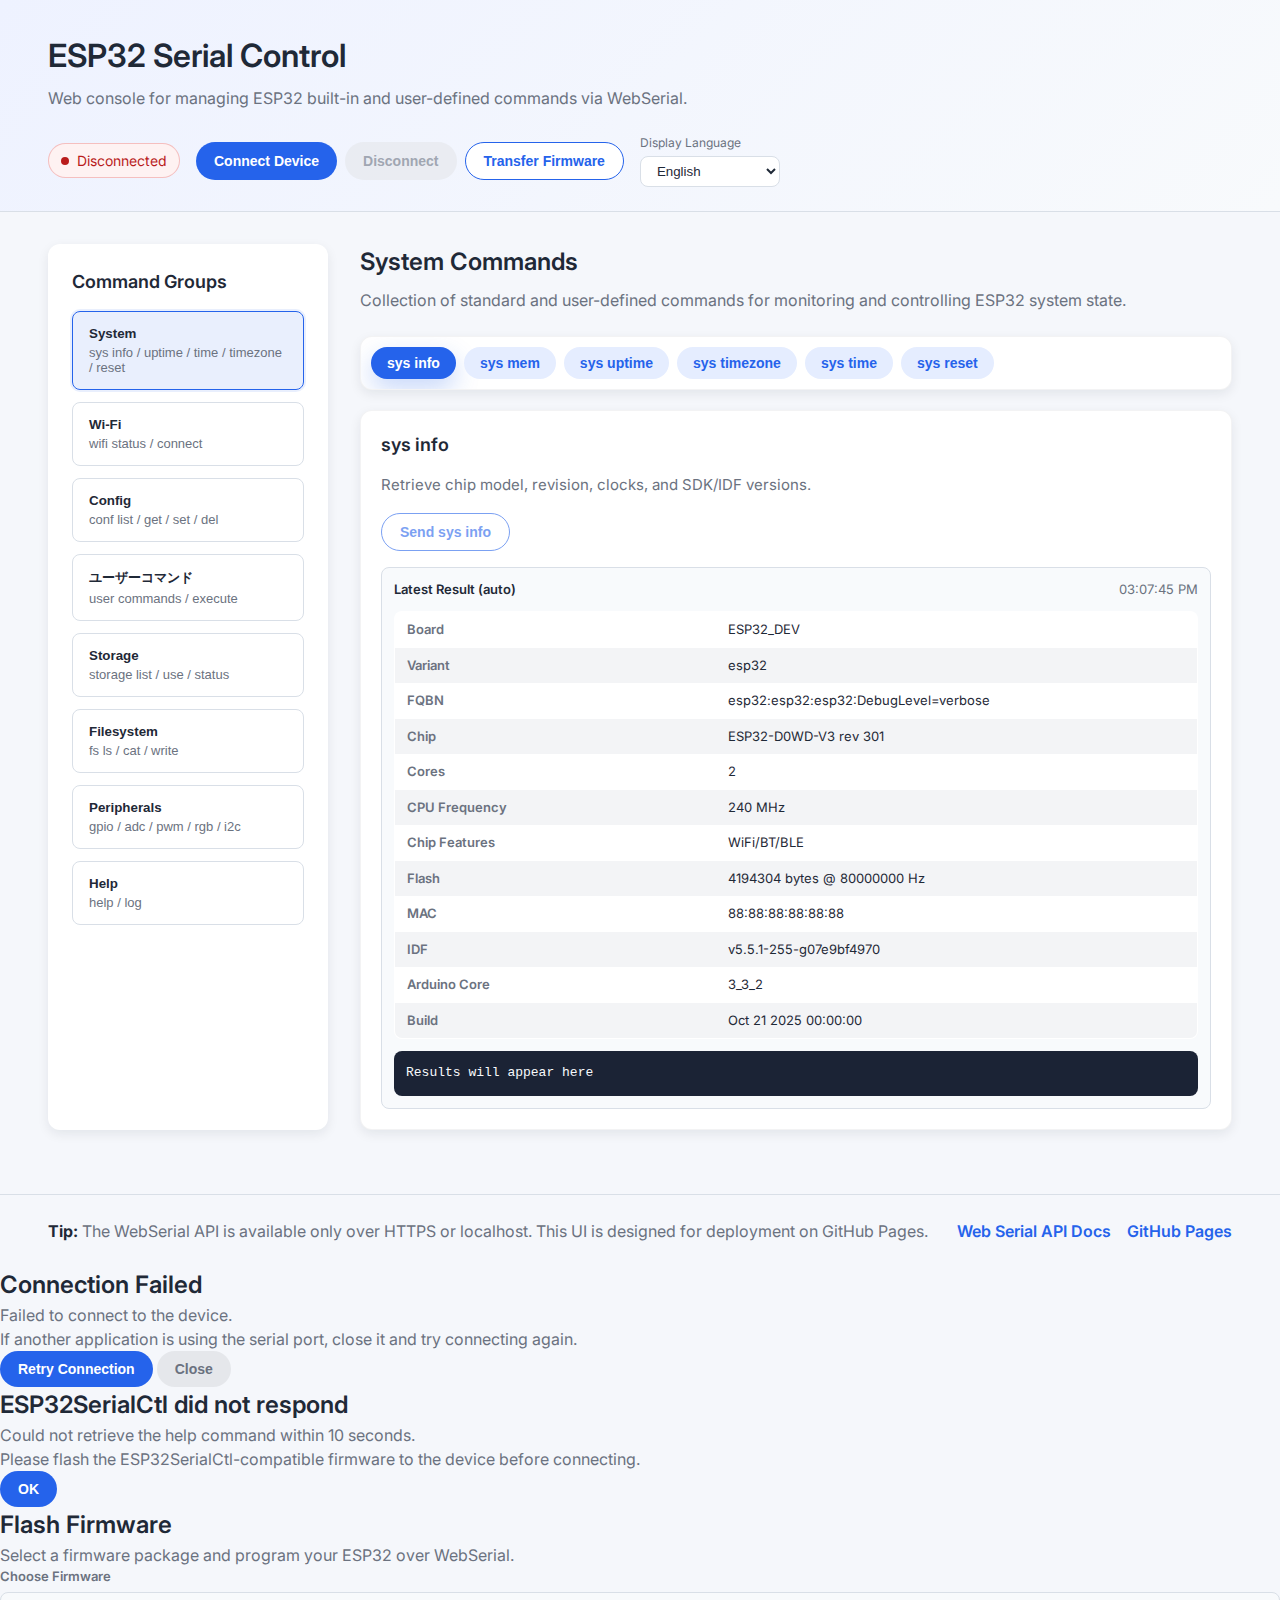
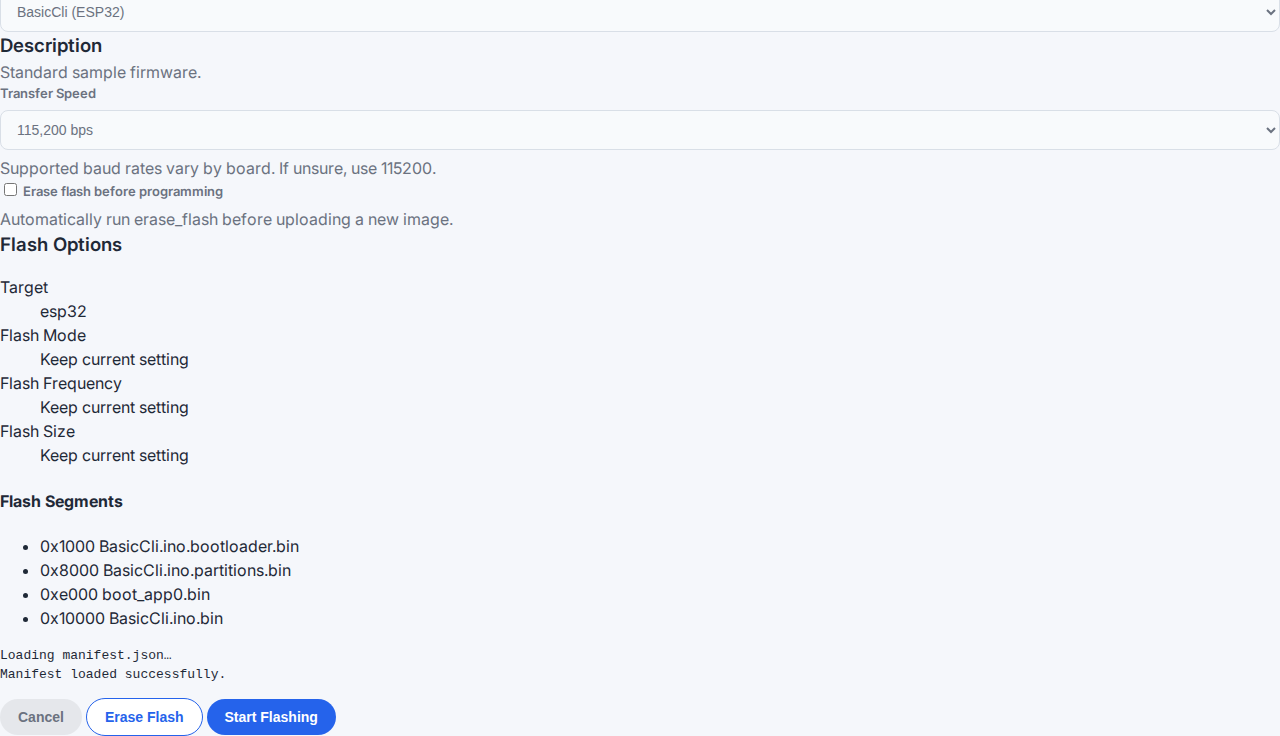
<file: docs/index.html>
<!DOCTYPE html>
<html lang="ja">

<head>
  <meta charset="UTF-8" />
  <meta name="viewport" content="width=device-width, initial-scale=1.0" />
  <title>ESP32 WebSerial Control</title>
  <link rel="stylesheet" href="./styles.css" />
  <link rel="preconnect" href="https://fonts.googleapis.com" />
  <link rel="preconnect" href="https://fonts.gstatic.com" crossorigin />
  <link href="https://fonts.googleapis.com/css2?family=Inter:wght@400;600;700&display=swap" rel="stylesheet" />
</head>

<body>
  <div class="page">
    <header class="topbar">
      <div class="app-title">
        <h1 data-i18n="header.title">ESP32 Serial Control</h1>
        <p data-i18n="header.subtitle">
          WebSerial を利用して ESP32 の標準コマンドとユーザー定義コマンドを管理する Web コンソールです。
        </p>
      </div>
      <div class="connection-panel">
        <div class="status-pill status-pill--disconnected">
          <span class="status-indicator"></span>
          <span id="connection-status-label" data-i18n="connection.status.disconnected">未接続</span>
        </div>
        <div class="connection-actions">
          <button class="btn btn-primary" id="connect-button" disabled data-i18n="connection.actions.connect">
            デバイスに接続
          </button>
          <button class="btn btn-secondary" id="disconnect-button" disabled data-i18n="connection.actions.disconnect">
            切断
          </button>
          <button class="btn btn-outline" id="firmware-flash-button" type="button" hidden disabled
            data-i18n="connection.actions.flash">
            ファームウェアを転送
          </button>
        </div>
        <div class="language-switcher">
          <label for="language-select" data-i18n="language.label">表示言語</label>
          <select id="language-select" data-i18n-aria-label="language.ariaLabel">
            <option value="en" data-i18n="language.option.en">English</option>
            <option value="ja" data-i18n="language.option.ja">日本語</option>
            <option value="zh" data-i18n="language.option.zh">中文</option>
          </select>
        </div>
      </div>
    </header>

    <main class="main-layout">
      <nav class="side-panel">
        <h2 data-i18n="nav.heading">操作グループ</h2>
        <ul class="tab-list" role="tablist">
          <li>
            <button class="tab-button is-active" role="tab" aria-selected="true" data-tab="system">
              <span class="tab-label" data-i18n="nav.tabs.system.label">システム</span>
              <span class="tab-desc" data-i18n="nav.tabs.system.desc">sys info / uptime / time / timezone / reset</span>
            </button>
          </li>
          <li>
            <button class="tab-button" role="tab" data-tab="wifi">
              <span class="tab-label" data-i18n="nav.tabs.wifi.label">Wi-Fi</span>
              <span class="tab-desc" data-i18n="nav.tabs.wifi.desc">wifi status / connect</span>
            </button>
          </li>
          <li>
            <button class="tab-button" role="tab" data-tab="config">
              <span class="tab-label" data-i18n="nav.tabs.config.label">コンフィグ</span>
              <span class="tab-desc" data-i18n="nav.tabs.config.desc">conf list / get / set / del</span>
            </button>
          </li>
          <li>
            <button class="tab-button" role="tab" data-tab="usercmds">
              <span class="tab-label">ユーザーコマンド</span>
              <span class="tab-desc">user commands / execute</span>
            </button>
          </li>
          <li>
            <button class="tab-button" role="tab" data-tab="storage">
              <span class="tab-label" data-i18n="nav.tabs.storage.label">ストレージ</span>
              <span class="tab-desc" data-i18n="nav.tabs.storage.desc">storage list / use / status</span>
            </button>
          </li>
          <li>
            <button class="tab-button" role="tab" data-tab="filesystem">
              <span class="tab-label" data-i18n="nav.tabs.filesystem.label">ファイル操作</span>
              <span class="tab-desc" data-i18n="nav.tabs.filesystem.desc">fs ls / write / hash</span>
            </button>
          </li>
          <li>
            <button class="tab-button" role="tab" data-tab="peripherals">
              <span class="tab-label" data-i18n="nav.tabs.peripherals.label">ペリフェラル</span>
              <span class="tab-desc" data-i18n="nav.tabs.peripherals.desc">i2c / gpio / adc / pwm / rgb</span>
            </button>
          </li>
          <li>
            <button class="tab-button" role="tab" data-tab="help">
              <span class="tab-label" data-i18n="nav.tabs.help.label">ヘルプ</span>
              <span class="tab-desc" data-i18n="nav.tabs.help.desc">help / log</span>
            </button>
          </li>
        </ul>
      </nav>

      <section class="content-panel">
        <div class="tab-content is-active" id="tab-system" role="tabpanel">
          <header class="tab-header">
            <h2 data-i18n="sections.system.title">システムコマンド</h2>
            <p data-i18n="sections.system.description">
              ESP32 の動作状態の確認やシステム制御に関する標準コマンドとユーザー定義コマンドをまとめています。
            </p>
          </header>

          <div class="command-layout">
            <div class="command-tablist" role="tablist" aria-label="システムコマンド"
              data-i18n-aria-label="sections.system.ariaTablist">
              <button id="tab-system-sys-info" class="command-tab is-active" role="tab" aria-selected="true"
                data-command="sys-info" aria-controls="command-system-sys-info">
                sys info
              </button>
              <button id="tab-system-sys-mem" class="command-tab" role="tab" aria-selected="false"
                data-command="sys-mem" aria-controls="command-system-sys-mem">
                sys mem
              </button>
              <button id="tab-system-sys-uptime" class="command-tab" role="tab" aria-selected="false"
                data-command="sys-uptime" aria-controls="command-system-sys-uptime">
                sys uptime
              </button>
              <button id="tab-system-sys-timezone" class="command-tab" role="tab" aria-selected="false"
                data-command="sys-timezone" aria-controls="command-system-sys-timezone">
                sys timezone
              </button>
              <button id="tab-system-sys-time" class="command-tab" role="tab" aria-selected="false"
                data-command="sys-time" aria-controls="command-system-sys-time">
                sys time
              </button>
              <button id="tab-system-sys-reset" class="command-tab" role="tab" aria-selected="false"
                data-command="sys-reset" aria-controls="command-system-sys-reset">
                sys reset
              </button>
            </div>

            <article class="card command-panel is-active" id="command-system-sys-info" data-command="sys-info"
              data-auto-fetch="true" role="tabpanel" aria-labelledby="tab-system-sys-info">
              <h3>sys info</h3>
              <p data-i18n="commands.system.sys-info.description">
                チップモデル、リビジョン、クロック、SDK/IDF バージョンなどを取得します。
              </p>
              <div class="card-actions">
                <button class="btn btn-outline" disabled data-i18n="commands.system.sys-info.action">sys info
                  を送信</button>
              </div>
              <div class="result-section" data-result="sys-info">
                <header class="result-header">
                  <span class="result-title" data-i18n="results.latest">最新結果 (自動取得)</span>
                  <span class="result-timestamp" data-result-timestamp>--:--</span>
                </header>
                <table class="kv-table" data-result-table hidden>
                  <tbody></tbody>
                </table>
                <pre class="result-raw" data-result-raw data-i18n="results.placeholder">結果がここに表示されます</pre>
              </div>
            </article>

            <article class="card command-panel" id="command-system-sys-uptime" data-command="sys-uptime"
              data-auto-fetch="true" role="tabpanel" aria-labelledby="tab-system-sys-uptime">
              <h3>sys uptime</h3>
              <p data-i18n="commands.system.sys-uptime.description">
                起動からの経過時間を hh:mm:ss とミリ秒で表示します。
              </p>
              <div class="card-actions">
                <button class="btn btn-outline" disabled data-i18n="commands.system.sys-uptime.action">
                  sys uptime を送信
                </button>
              </div>
              <div class="result-section" data-result="sys-uptime">
                <header class="result-header">
                  <span class="result-title" data-i18n="results.latest">最新結果 (自動取得)</span>
                  <span class="result-timestamp" data-result-timestamp>--:--</span>
                </header>
                <table class="kv-table" data-result-table hidden>
                  <tbody></tbody>
                </table>
                <pre class="result-raw" data-result-raw data-i18n="results.placeholder">
                    結果がここに表示されます
                  </pre>
              </div>
            </article>

            <article class="card command-panel" id="command-system-sys-timezone" data-command="sys-timezone"
              data-auto-fetch="true" role="tabpanel" aria-labelledby="tab-system-sys-timezone">
              <h3>sys timezone [tz]</h3>
              <p data-i18n="commands.system.sys-timezone.description">
                永続化されたタイムゾーンを取得・設定します。NTP 同期でも利用されるため、先に設定してください。
              </p>
              <div class="form-field">
                <label for="sys-timezone-input" data-i18n="commands.system.sys-timezone.field.label">タイムゾーン (例:
                  JST-9)</label>
                <input id="sys-timezone-input" type="text" placeholder="JST-9"
                  data-i18n-placeholder="commands.system.sys-timezone.field.placeholder" />
              </div>
              <div class="card-actions">
                <button class="btn btn-outline" type="button" id="sys-timezone-get"
                  data-i18n="commands.system.sys-timezone.actions.get">
                  タイムゾーンを取得
                </button>
                <button class="btn btn-primary" type="button" id="sys-timezone-set"
                  data-i18n="commands.system.sys-timezone.actions.set">
                  タイムゾーンを設定
                </button>
                <button class="btn btn-secondary" type="button" id="sys-timezone-use-browser" data-system-utility="true"
                  data-i18n="commands.system.sys-timezone.actions.useBrowser">
                  ブラウザタイムゾーンを入力
                </button>
              </div>
              <div class="result-section" data-result="sys-timezone">
                <header class="result-header">
                  <span class="result-title" data-i18n="results.latest">最新結果 (自動取得)</span>
                  <span class="result-timestamp" data-result-timestamp>--:--</span>
                </header>
                <table class="kv-table" data-result-table hidden>
                  <tbody></tbody>
                </table>
                <pre class="result-raw" data-result-raw data-i18n="results.placeholder">結果がここに表示されます</pre>
              </div>
            </article>

            <article class="card command-panel" id="command-system-sys-time" data-command="sys-time"
              data-auto-fetch="true" role="tabpanel" aria-labelledby="tab-system-sys-time">
              <h3>sys time [datetime]</h3>
              <p data-i18n="commands.system.sys-time.description">
                現在時刻を ISO 8601 形式で取得・設定します。RTC やタイムゾーンの確認に利用できます。
              </p>
              <div class="form-field">
                <label for="sys-time-input" data-i18n="commands.system.sys-time.field.label">日時
                  (YYYY-MM-DDTHH:MM:SS)</label>
                <input id="sys-time-input" type="text" placeholder="2024-01-01T12:34:56"
                  data-i18n-placeholder="commands.system.sys-time.field.placeholder" />
              </div>
              <div class="card-actions">
                <button class="btn btn-outline" type="button" id="sys-time-get"
                  data-i18n="commands.system.sys-time.actions.get">
                  現在時刻を取得
                </button>
                <button class="btn btn-primary" type="button" id="sys-time-set"
                  data-i18n="commands.system.sys-time.actions.set">
                  指定時刻を設定
                </button>
                <button class="btn btn-secondary" type="button" id="sys-time-use-browser" data-system-utility="true"
                  data-i18n="commands.system.sys-time.actions.useBrowser">
                  ブラウザ時刻を入力
                </button>
              </div>
              <div class="result-section" data-result="sys-time">
                <header class="result-header">
                  <span class="result-title" data-i18n="results.latest">最新結果 (自動取得)</span>
                  <span class="result-timestamp" data-result-timestamp>--:--</span>
                </header>
                <table class="kv-table" data-result-table hidden>
                  <tbody></tbody>
                </table>
                <pre class="result-raw" data-result-raw data-i18n="results.placeholder">結果がここに表示されます</pre>
              </div>
            </article>

            <article class="card command-panel" id="command-system-sys-mem" data-command="sys-mem"
              data-auto-fetch="true" role="tabpanel" aria-labelledby="tab-system-sys-mem">
              <h3>sys mem</h3>
              <p data-i18n="commands.system.sys-mem.description">
                ヒープおよび PSRAM の総量・空き・最小値・最大ブロックを確認します。
              </p>
              <div class="card-actions">
                <button class="btn btn-outline" disabled data-i18n="commands.system.sys-mem.action">sys mem を送信</button>
              </div>
              <div class="result-section" data-result="sys-mem">
                <header class="result-header">
                  <span class="result-title" data-i18n="results.latest">最新結果 (自動取得)</span>
                  <span class="result-timestamp" data-result-timestamp>--:--</span>
                </header>
                <table class="kv-table" data-result-table hidden>
                  <tbody></tbody>
                </table>
                <pre class="result-raw" data-result-raw data-i18n="results.placeholder">結果がここに表示されます</pre>
              </div>
            </article>

            <article class="card command-panel" id="command-system-sys-reset" data-command="sys-reset" role="tabpanel"
              aria-labelledby="tab-system-sys-reset">
              <h3>sys reset</h3>
              <p data-i18n="commands.system.sys-reset.description">
                ESP32 をソフトリセットします。
              </p>
              <div class="card-actions">
                <button class="btn btn-danger" disabled data-i18n="commands.system.sys-reset.action">sys reset
                  を送信</button>
              </div>
            </article>
          </div>
        </div>

        <div class="tab-content" id="tab-wifi" role="tabpanel">
          <header class="tab-header">
            <h2 data-i18n="sections.wifi.title">Wi-Fi コマンド</h2>
            <p data-i18n="sections.wifi.description">
              Wi-Fi 接続の状態確認や登録済みアクセスポイントの管理、自動接続設定を行います。
            </p>
          </header>

          <div class="command-layout">
            <div class="command-tablist" role="tablist" aria-label="Wi-Fiコマンド"
              data-i18n-aria-label="sections.wifi.ariaTablist">
              <button id="tab-wifi-status" class="command-tab is-active" role="tab" aria-selected="true"
                data-command="wifi-status" aria-controls="command-wifi-status">
                wifi status
              </button>
              <button id="tab-wifi-list" class="command-tab" role="tab" aria-selected="false" data-command="wifi-list"
                aria-controls="command-wifi-list">
                wifi list
              </button>
              <button id="tab-wifi-add" class="command-tab" role="tab" aria-selected="false" data-command="wifi-add"
                aria-controls="command-wifi-add">
                wifi add
              </button>
              <button id="tab-wifi-del" class="command-tab" role="tab" aria-selected="false" data-command="wifi-del"
                aria-controls="command-wifi-del">
                wifi del
              </button>
              <button id="tab-wifi-auto" class="command-tab" role="tab" aria-selected="false" data-command="wifi-auto"
                aria-controls="command-wifi-auto">
                wifi auto
              </button>
              <button id="tab-wifi-connect" class="command-tab" role="tab" aria-selected="false"
                data-command="wifi-connect" aria-controls="command-wifi-connect">
                wifi connect
              </button>
              <button id="tab-wifi-disconnect" class="command-tab" role="tab" aria-selected="false"
                data-command="wifi-disconnect" aria-controls="command-wifi-disconnect">
                wifi disconnect
              </button>
              <button id="tab-wifi-ntp-status" class="command-tab" role="tab" aria-selected="false"
                data-command="ntp-status" aria-controls="command-wifi-ntp-status">
                ntp status
              </button>
              <button id="tab-wifi-ntp-set" class="command-tab" role="tab" aria-selected="false" data-command="ntp-set"
                aria-controls="command-wifi-ntp-set">
                ntp set
              </button>
              <button id="tab-wifi-ntp-enable" class="command-tab" role="tab" aria-selected="false"
                data-command="ntp-enable" aria-controls="command-wifi-ntp-enable">
                ntp enable
              </button>
              <button id="tab-wifi-ntp-disable" class="command-tab" role="tab" aria-selected="false"
                data-command="ntp-disable" aria-controls="command-wifi-ntp-disable">
                ntp disable
              </button>
              <button id="tab-wifi-ntp-auto" class="command-tab" role="tab" aria-selected="false"
                data-command="ntp-auto" aria-controls="command-wifi-ntp-auto">
                ntp auto
              </button>
            </div>

            <article class="card command-panel is-active" id="command-wifi-status" data-command="wifi-status"
              data-auto-fetch="true" role="tabpanel" aria-labelledby="tab-wifi-status">
              <h3>wifi status</h3>
              <p data-i18n="commands.wifi.status.description">
                現在の Wi-Fi 接続状態や MAC/IP アドレス、RSSI などを表示します。
              </p>
              <div class="card-actions">
                <button class="btn btn-outline" type="button" data-i18n="commands.wifi.status.actions.run">
                  wifi status を送信
                </button>
              </div>
              <div class="result-section" data-result="wifi-status">
                <header class="result-header">
                  <span class="result-title" data-i18n="results.latest">最新結果 (自動取得)</span>
                  <span class="result-timestamp" data-result-timestamp>--:--</span>
                </header>
                <table class="kv-table" data-result-table hidden>
                  <tbody></tbody>
                </table>
                <pre class="result-raw" data-result-raw data-i18n="results.placeholder">結果がここに表示されます</pre>
              </div>
            </article>

            <article class="card command-panel" id="command-wifi-list" data-command="wifi-list" data-auto-fetch="true"
              role="tabpanel" aria-labelledby="tab-wifi-list">
              <h3>wifi list</h3>
              <p data-i18n="commands.wifi.list.description">
                NVS に保存されているアクセスポイントの一覧を表示します。
              </p>
              <div class="card-actions">
                <button class="btn btn-outline" type="button" data-i18n="commands.wifi.list.actions.run">
                  wifi list を送信
                </button>
              </div>
              <div class="result-section" data-result="wifi-list">
                <header class="result-header">
                  <span class="result-title" data-i18n="results.latest">最新結果 (自動取得)</span>
                  <span class="result-timestamp" data-result-timestamp>--:--</span>
                </header>
                <table class="kv-table" data-result-table hidden>
                  <tbody></tbody>
                </table>
                <pre class="result-raw" data-result-raw data-i18n="results.placeholder">結果がここに表示されます</pre>
              </div>
            </article>

            <article class="card command-panel" id="command-wifi-add" data-command="wifi-add" role="tabpanel"
              aria-labelledby="tab-wifi-add">
              <h3>wifi add &lt;ssid&gt; &lt;key&gt;</h3>
              <p data-i18n="commands.wifi.add.description">
                新しいアクセスポイントの SSID とパスワードを NVS に登録します (最大 8 件)。
              </p>
              <div class="form-field">
                <label for="wifi-add-ssid" data-i18n="commands.wifi.add.fields.ssid.label">SSID</label>
                <input id="wifi-add-ssid" type="text" placeholder="MyWiFi"
                  data-i18n-placeholder="commands.wifi.add.fields.ssid.placeholder" />
              </div>
              <div class="form-field">
                <label for="wifi-add-key" data-i18n="commands.wifi.add.fields.key.label">パスワード</label>
                <input id="wifi-add-key" type="text" placeholder=""
                  data-i18n-placeholder="commands.wifi.add.fields.key.placeholder" />
              </div>
              <div class="card-actions">
                <button class="btn btn-primary" type="button" id="wifi-add-run" data-system-utility="true"
                  data-i18n="commands.wifi.add.actions.run">
                  wifi add を送信
                </button>
              </div>
              <div class="result-section" data-result="wifi-add">
                <header class="result-header">
                  <span class="result-title" data-i18n="results.latestManual">最新結果</span>
                  <span class="result-timestamp" data-result-timestamp>--:--</span>
                </header>
                <table class="kv-table" data-result-table hidden>
                  <tbody></tbody>
                </table>
                <pre class="result-raw" data-result-raw data-i18n="results.placeholder">結果がここに表示されます</pre>
              </div>
            </article>

            <article class="card command-panel" id="command-wifi-del" data-command="wifi-del" role="tabpanel"
              aria-labelledby="tab-wifi-del">
              <h3>wifi del &lt;index&gt;</h3>
              <p data-i18n="commands.wifi.del.description">
                wifi list で表示されたインデックスの登録情報を削除します。
              </p>
              <div class="form-field">
                <label for="wifi-del-index" data-i18n="commands.wifi.del.fields.index.label">インデックス</label>
                <input id="wifi-del-index" type="number" min="0" placeholder="0"
                  data-i18n-placeholder="commands.wifi.del.fields.index.placeholder" />
              </div>
              <div class="card-actions">
                <button class="btn btn-primary" type="button" id="wifi-del-run" data-system-utility="true"
                  data-i18n="commands.wifi.del.actions.run">
                  wifi del を送信
                </button>
              </div>
              <div class="result-section" data-result="wifi-del">
                <header class="result-header">
                  <span class="result-title" data-i18n="results.latestManual">最新結果</span>
                  <span class="result-timestamp" data-result-timestamp>--:--</span>
                </header>
                <table class="kv-table" data-result-table hidden>
                  <tbody></tbody>
                </table>
                <pre class="result-raw" data-result-raw data-i18n="results.placeholder">結果がここに表示されます</pre>
              </div>
            </article>

            <article class="card command-panel" id="command-wifi-auto" data-command="wifi-auto" role="tabpanel"
              aria-labelledby="tab-wifi-auto">
              <h3>wifi auto &lt;on|off&gt;</h3>
              <p data-i18n="commands.wifi.auto.description">
                起動時に登録済みネットワークへ自動接続するかを切り替えます。
              </p>
              <div class="form-field">
                <label for="wifi-auto-select" data-i18n="commands.wifi.auto.fields.mode.label">自動接続設定</label>
                <select id="wifi-auto-select">
                  <option value="on" data-i18n="commands.wifi.auto.fields.mode.optionOn">on</option>
                  <option value="off" data-i18n="commands.wifi.auto.fields.mode.optionOff">off</option>
                </select>
              </div>
              <div class="card-actions">
                <button class="btn btn-primary" type="button" id="wifi-auto-run" data-system-utility="true"
                  data-i18n="commands.wifi.auto.actions.run">
                  wifi auto を送信
                </button>
              </div>
              <div class="result-section" data-result="wifi-auto">
                <header class="result-header">
                  <span class="result-title" data-i18n="results.latestManual">最新結果</span>
                  <span class="result-timestamp" data-result-timestamp>--:--</span>
                </header>
                <table class="kv-table" data-result-table hidden>
                  <tbody></tbody>
                </table>
                <pre class="result-raw" data-result-raw data-i18n="results.placeholder">結果がここに表示されます</pre>
              </div>
            </article>

            <article class="card command-panel" id="command-wifi-connect" data-command="wifi-connect" role="tabpanel"
              aria-labelledby="tab-wifi-connect">
              <h3>wifi connect [ssid] [key]</h3>
              <p data-i18n="commands.wifi.connect.description">
                登録済みネットワーク、または指定した SSID/鍵で Wi-Fi に接続します。
              </p>
              <div class="form-field">
                <label for="wifi-connect-ssid" data-i18n="commands.wifi.connect.fields.ssid.label">SSID (任意)</label>
                <input id="wifi-connect-ssid" type="text" placeholder=""
                  data-i18n-placeholder="commands.wifi.connect.fields.ssid.placeholder" />
              </div>
              <div class="form-field">
                <label for="wifi-connect-key" data-i18n="commands.wifi.connect.fields.key.label">パスワード (任意)</label>
                <input id="wifi-connect-key" type="text" placeholder=""
                  data-i18n-placeholder="commands.wifi.connect.fields.key.placeholder" />
              </div>
              <div class="card-actions">
                <button class="btn btn-primary" type="button" id="wifi-connect-run" data-system-utility="true"
                  data-i18n="commands.wifi.connect.actions.run">
                  wifi connect を送信
                </button>
              </div>
              <div class="result-section" data-result="wifi-connect">
                <header class="result-header">
                  <span class="result-title" data-i18n="results.latestManual">最新結果</span>
                  <span class="result-timestamp" data-result-timestamp>--:--</span>
                </header>
                <table class="kv-table" data-result-table hidden>
                  <tbody></tbody>
                </table>
                <pre class="result-raw" data-result-raw data-i18n="results.placeholder">結果がここに表示されます</pre>
              </div>
            </article>

            <article class="card command-panel" id="command-wifi-disconnect" data-command="wifi-disconnect"
              role="tabpanel" aria-labelledby="tab-wifi-disconnect">
              <h3>wifi disconnect</h3>
              <p data-i18n="commands.wifi.disconnect.description">
                現在の Wi-Fi 接続を切断します。
              </p>
              <div class="card-actions">
                <button class="btn btn-outline" type="button" data-i18n="commands.wifi.disconnect.actions.run">
                  wifi disconnect を送信
                </button>
              </div>
              <div class="result-section" data-result="wifi-disconnect">
                <header class="result-header">
                  <span class="result-title" data-i18n="results.latestManual">最新結果</span>
                  <span class="result-timestamp" data-result-timestamp>--:--</span>
                </header>
                <table class="kv-table" data-result-table hidden>
                  <tbody></tbody>
                </table>
                <pre class="result-raw" data-result-raw data-i18n="results.placeholder">結果がここに表示されます</pre>
              </div>
            </article>

            <article class="card command-panel" id="command-wifi-ntp-status" data-command="ntp-status"
              data-auto-fetch="true" role="tabpanel" aria-labelledby="tab-wifi-ntp-status">
              <h3>ntp status</h3>
              <p data-i18n="commands.wifi.ntp.status.description">
                NTP の自動設定や同期状態、利用中のサーバーを表示します。利用前に sys timezone を先に設定してください。
              </p>
              <div class="card-actions">
                <button class="btn btn-outline" type="button" data-i18n="commands.wifi.ntp.status.actions.run">
                  ntp status を送信
                </button>
              </div>
              <div class="result-section" data-result="ntp-status">
                <header class="result-header">
                  <span class="result-title" data-i18n="results.latest">最新結果 (自動取得)</span>
                  <span class="result-timestamp" data-result-timestamp>--:--</span>
                </header>
                <table class="kv-table" data-result-table hidden>
                  <tbody></tbody>
                </table>
                <pre class="result-raw" data-result-raw data-i18n="results.placeholder">結果がここに表示されます</pre>
              </div>
            </article>

            <article class="card command-panel" id="command-wifi-ntp-set" data-command="ntp-set" role="tabpanel"
              aria-labelledby="tab-wifi-ntp-set">
              <h3>ntp set &lt;server&gt; [server2] [server3]</h3>
              <p data-i18n="commands.wifi.ntp.set.description">
                NTP サーバーを最大 3 台まで登録します。sys timezone を先に設定してください。
              </p>
              <div class="form-field">
                <label for="ntp-set-server1" data-i18n="commands.wifi.ntp.set.fields.server1.label">サーバー 1</label>
                <input id="ntp-set-server1" type="text" placeholder="pool.ntp.org"
                  data-i18n-placeholder="commands.wifi.ntp.set.fields.server1.placeholder" />
              </div>
              <div class="form-field">
                <label for="ntp-set-server2" data-i18n="commands.wifi.ntp.set.fields.server2.label">サーバー 2
                  (任意)</label>
                <input id="ntp-set-server2" type="text" placeholder=""
                  data-i18n-placeholder="commands.wifi.ntp.set.fields.server2.placeholder" />
              </div>
              <div class="form-field">
                <label for="ntp-set-server3" data-i18n="commands.wifi.ntp.set.fields.server3.label">サーバー 3
                  (任意)</label>
                <input id="ntp-set-server3" type="text" placeholder=""
                  data-i18n-placeholder="commands.wifi.ntp.set.fields.server3.placeholder" />
              </div>
              <div class="card-actions">
                <button class="btn btn-primary" type="button" id="ntp-set-run" data-system-utility="true"
                  data-i18n="commands.wifi.ntp.set.actions.run">
                  ntp set を送信
                </button>
              </div>
              <div class="result-section" data-result="ntp-set">
                <header class="result-header">
                  <span class="result-title" data-i18n="results.latestManual">最新結果</span>
                  <span class="result-timestamp" data-result-timestamp>--:--</span>
                </header>
                <table class="kv-table" data-result-table hidden>
                  <tbody></tbody>
                </table>
                <pre class="result-raw" data-result-raw data-i18n="results.placeholder">結果がここに表示されます</pre>
              </div>
            </article>

            <article class="card command-panel" id="command-wifi-ntp-enable" data-command="ntp-enable" role="tabpanel"
              aria-labelledby="tab-wifi-ntp-enable">
              <h3>ntp enable</h3>
              <p data-i18n="commands.wifi.ntp.enable.description">
                NTP 同期を開始します。事前に sys timezone でタイムゾーンを設定し、Wi-Fi に接続してください。
              </p>
              <div class="card-actions">
                <button class="btn btn-primary" type="button" id="ntp-enable-run" data-system-utility="true"
                  data-i18n="commands.wifi.ntp.enable.actions.run">
                  ntp enable を送信
                </button>
              </div>
              <div class="result-section" data-result="ntp-enable">
                <header class="result-header">
                  <span class="result-title" data-i18n="results.latestManual">最新結果</span>
                  <span class="result-timestamp" data-result-timestamp>--:--</span>
                </header>
                <table class="kv-table" data-result-table hidden>
                  <tbody></tbody>
                </table>
                <pre class="result-raw" data-result-raw data-i18n="results.placeholder">結果がここに表示されます</pre>
              </div>
            </article>

            <article class="card command-panel" id="command-wifi-ntp-disable" data-command="ntp-disable" role="tabpanel"
              aria-labelledby="tab-wifi-ntp-disable">
              <h3>ntp disable</h3>
              <p data-i18n="commands.wifi.ntp.disable.description">
                NTP 同期を停止します。
              </p>
              <div class="card-actions">
                <button class="btn btn-outline" type="button" id="ntp-disable-run" data-system-utility="true"
                  data-i18n="commands.wifi.ntp.disable.actions.run">
                  ntp disable を送信
                </button>
              </div>
              <div class="result-section" data-result="ntp-disable">
                <header class="result-header">
                  <span class="result-title" data-i18n="results.latestManual">最新結果</span>
                  <span class="result-timestamp" data-result-timestamp>--:--</span>
                </header>
                <table class="kv-table" data-result-table hidden>
                  <tbody></tbody>
                </table>
                <pre class="result-raw" data-result-raw data-i18n="results.placeholder">結果がここに表示されます</pre>
              </div>
            </article>

            <article class="card command-panel" id="command-wifi-ntp-auto" data-command="ntp-auto" role="tabpanel"
              aria-labelledby="tab-wifi-ntp-auto">
              <h3>ntp auto &lt;on|off&gt;</h3>
              <p data-i18n="commands.wifi.ntp.auto.description">
                起動時に NTP を自動設定するかを切り替えます。sys timezone を設定済みであることを確認してください。
              </p>
              <div class="form-field">
                <label for="ntp-auto-select" data-i18n="commands.wifi.ntp.auto.fields.mode.label">自動設定</label>
                <select id="ntp-auto-select">
                  <option value="on" data-i18n="commands.wifi.ntp.auto.fields.mode.optionOn">on</option>
                  <option value="off" data-i18n="commands.wifi.ntp.auto.fields.mode.optionOff">off</option>
                </select>
              </div>
              <div class="card-actions">
                <button class="btn btn-primary" type="button" id="ntp-auto-run" data-system-utility="true"
                  data-i18n="commands.wifi.ntp.auto.actions.run">
                  ntp auto を送信
                </button>
              </div>
              <div class="result-section" data-result="ntp-auto">
                <header class="result-header">
                  <span class="result-title" data-i18n="results.latestManual">最新結果</span>
                  <span class="result-timestamp" data-result-timestamp>--:--</span>
                </header>
                <table class="kv-table" data-result-table hidden>
                  <tbody></tbody>
                </table>
                <pre class="result-raw" data-result-raw data-i18n="results.placeholder">結果がここに表示されます</pre>
              </div>
            </article>
          </div>
        </div>

        <div class="tab-content" id="tab-config" role="tabpanel">
          <header class="tab-header">
            <h2 data-i18n="sections.config.title">アプリ設定</h2>
            <p data-i18n="sections.config.description">
              conf list で取得したアプリ設定を一覧表示し、個別に編集・既定値へ戻す操作を行えます。
            </p>
          </header>

          <div class="config-actions">
            <button class="btn btn-outline" type="button" id="config-refresh-button"
              data-i18n="sections.config.actions.refresh">最新の設定を取得</button>
          </div>

          <div class="config-table-wrapper" id="config-table-wrapper">
            <div class="config-table" id="config-table" role="table">
              <div class="config-row config-header" role="row">
                <div class="config-cell" role="columnheader" data-i18n="sections.config.table.name">設定名</div>
                <div class="config-cell" role="columnheader" data-i18n="sections.config.table.value">値</div>
                <div class="config-cell" role="columnheader" data-i18n="sections.config.table.description">説明</div>
                <div class="config-cell" role="columnheader" data-i18n="sections.config.table.actions">操作</div>
              </div>
              <div id="config-table-body"></div>
            </div>
            <p class="config-empty" id="config-empty-state" hidden data-i18n="sections.config.empty">
              設定が見つかりません。取得ボタンを押してください。</p>
          </div>

          <!-- (ユーザーコマンド UI は専用タブ `tab-usercmds` に移動しました) -->
        </div>

        <div class="tab-content" id="tab-storage" role="tabpanel">
          <header class="tab-header">
            <h2 data-i18n="sections.storage.title">ストレージコマンド</h2>
            <p data-i18n="sections.storage.description">
              接続されたストレージデバイスの管理と切り替えに利用します。
            </p>
          </header>

          <div class="storage-layout">
            <article class="card storage-card" id="storage-list-card">
              <h3 data-i18n="storage.list.title">ストレージ一覧</h3>
              <p data-i18n-html="storage.list.description">
                タブを開くと自動で <code>storage list</code> を実行します。
              </p>
              <div class="storage-actions">
                <label for="storage-select" data-i18n="storage.list.selectorLabel">選択可能なストレージ</label>
                <select id="storage-select" disabled data-i18n-title="storage.list.selectorTitle">
                  <option value="" data-i18n="storage.list.selectorEmpty">マウント済みのストレージがありません</option>
                </select>
                <small data-i18n-html="storage.list.selectorHint">
                  選択すると <code>storage use</code> を送信し、一覧とステータスを更新します。
                </small>
              </div>
              <div class="result-section" data-storage="list">
                <header class="result-header">
                  <span class="result-title" data-i18n="results.latest">最新結果 (自動取得)</span>
                  <span class="result-timestamp" data-storage-list-timestamp>--:--</span>
                </header>
                <table class="data-table" data-storage-list-table>
                  <thead>
                    <tr>
                      <th data-i18n="storage.list.table.name">名前</th>
                      <th data-i18n="storage.list.table.type">種類</th>
                      <th data-i18n="storage.list.table.state">状態</th>
                    </tr>
                  </thead>
                  <tbody></tbody>
                </table>
                <pre class="result-raw" data-storage-list-raw data-i18n="results.placeholder">結果がここに表示されます</pre>
              </div>
            </article>

            <article class="card storage-card" id="storage-status-card">
              <h3 data-i18n="storage.status.title">ストレージステータス</h3>
              <p data-i18n-html="storage.status.description">
                <code>storage status</code> の最新結果を表示します。
              </p>
              <div class="result-section" data-storage="status">
                <header class="result-header">
                  <span class="result-title" data-i18n="results.latest">最新結果 (自動取得)</span>
                  <span class="result-timestamp" data-storage-status-timestamp>--:--</span>
                </header>
                <table class="kv-table" data-storage-status-table hidden>
                  <tbody></tbody>
                </table>
                <pre class="result-raw" data-storage-status-raw data-i18n="results.placeholder">結果がここに表示されます</pre>
              </div>
            </article>
          </div>
        </div>

        <div class="tab-content" id="tab-usercmds" role="tabpanel">
          <header class="tab-header">
            <h2>ユーザーコマンド</h2>
            <p>デバイスに登録されたユーザー定義コマンドを表示・実行するための UI です。</p>
          </header>

          <div class="user-commands-section hidden-controls">

            <div class="user-commands-controls">
              <div class="form-field">
                <label for="user-commands-raw">user commands 出力 (貼り付け)</label>
                <textarea id="user-commands-raw" rows="6" placeholder="Paste output of 'user commands' here"></textarea>
              </div>

              <div class="card-actions">
                <button class="btn btn-outline" type="button" id="user-commands-parse-button">Parse</button>
                <button class="btn btn-primary" type="button" id="user-commands-fetch-button">Fetch from device</button>
              </div>
            </div>

            <div class="command-layout">
              <div class="command-tablist" role="tablist" aria-label="ユーザーコマンド"></div>
              <div id="user-commands-area" class="user-commands-area"></div>
            </div>
          </div>
        </div>

        <div class="tab-content" id="tab-filesystem" role="tabpanel">
          <header class="tab-header">
            <h2 data-i18n="sections.filesystem.title">ファイル操作コマンド</h2>
            <p data-i18n-html="sections.filesystem.description">
              <code>fs</code> 系のコマンドをカテゴリ別に整理しています。
            </p>
          </header>

          <div class="filesystem-layout">
            <article class="card fs-card" id="fs-list-card">
              <h3 data-i18n="filesystem.list.title">ファイル一覧</h3>
              <p data-i18n-html="filesystem.list.description">
                現在のストレージを対象に <code>fs ls</code> を再帰的に実行して構造を表示します。
              </p>
              <div class="fs-list-header">
                <div>
                  <strong data-i18n="filesystem.list.stepsTitle">手順</strong>
                  <ol class="fs-steps" data-i18n-html="filesystem.list.steps">
                    <li>ストレージを選択すると自動で最新の一覧を取得します。</li>
                    <li>ディレクトリは展開して中身を確認できます。</li>
                    <li>ファイルまたはディレクトリをクリックすると右側に詳細が表示されます。</li>
                  </ol>
                </div>
              </div>
              <div class="result-section" data-fs="list">
                <header class="result-header">
                  <div class="result-header-info">
                    <span class="result-title" data-i18n="results.latest">最新結果 (自動取得)</span>
                    <span class="result-timestamp" data-fs-list-timestamp>--:--</span>
                  </div>
                  <button class="btn btn-outline" id="fs-list-refresh-button" disabled
                    data-i18n="filesystem.list.refresh">一覧を更新</button>
                </header>
                <div class="fs-tree" data-fs-tree>
                  <p class="fs-empty" data-fs-empty data-i18n="filesystem.messages.selectStorage">
                    ストレージタブで対象を選択してください。
                  </p>
                </div>
                <pre class="result-raw" data-fs-list-raw data-i18n="results.placeholder">結果がここに表示されます</pre>
              </div>
            </article>

            <article class="card fs-card" id="fs-detail-card">
              <h3 data-i18n="filesystem.detail.title">詳細と追加操作</h3>
              <p data-fs-info-message data-i18n="filesystem.messages.noDetail">
                ファイルまたはディレクトリを選択すると詳細が表示されます。
              </p>

              <div class="fs-detail-section">
                <h4 data-i18n="filesystem.detail.selectedPathTitle">選択中のパス</h4>
                <p class="fs-selected-path" data-fs-selected-path>--</p>
                <table class="kv-table" data-fs-detail-table hidden>
                  <tbody></tbody>
                </table>
              </div>

              <div class="fs-detail-section" data-fs-dir-section hidden>
                <h4 data-i18n="filesystem.detail.dirTitle">fs ls (ディレクトリ)</h4>
                <pre class="result-raw" data-fs-dir-raw
                  data-i18n="filesystem.messages.dirPlaceholder">ディレクトリの内容がここに表示されます</pre>
              </div>

              <div class="fs-detail-section" data-fs-cat-section hidden>
                <h4 data-i18n="filesystem.detail.catTitle">fs cat</h4>
                <pre class="result-raw" data-fs-cat-raw
                  data-i18n="filesystem.messages.catPlaceholder">ファイル内容がここに表示されます</pre>
              </div>

              <div class="fs-detail-section" data-fs-preview-section hidden>
                <h4 data-i18n="filesystem.detail.previewTitle">プレビュー</h4>
                <div class="fs-preview" data-fs-preview>
                  <p class="fs-empty" data-fs-preview-empty data-i18n="filesystem.messages.previewPlaceholder">
                    プレビュー可能なデータがありません。fs cat または fs b64read の結果を待っています。
                  </p>
                  <pre class="result-raw fs-preview-text" data-fs-preview-text hidden></pre>
                  <img class="fs-preview-image" data-fs-preview-image alt="" hidden />
                </div>
                <div class="card-actions fs-preview-actions" data-fs-preview-actions hidden>
                  <button class="btn btn-outline" id="fs-preview-fetch" type="button" disabled
                    data-i18n="filesystem.actions.preview.run">プレビューを取得</button>
                </div>
              </div>

              <div class="fs-detail-section" data-fs-b64-section hidden>
                <h4 data-i18n="filesystem.detail.b64Title">fs b64read</h4>
                <pre class="result-raw" data-fs-b64-raw
                  data-i18n="filesystem.messages.b64Placeholder">Base64 形式の読み出し結果がここに表示されます</pre>
              </div>

              <div class="fs-detail-section" data-fs-hash-section hidden>
                <h4 data-i18n="filesystem.detail.hashTitle">fs hash</h4>
                <pre class="result-raw" data-fs-hash-raw
                  data-i18n="filesystem.messages.hashPlaceholder">ハッシュ結果がここに表示されます</pre>
              </div>

              <div class="fs-detail-section" data-fs-action-section="mkdir" hidden>
                <h4 data-i18n="filesystem.actions.mkdir.title">ディレクトリを追加 (fs mkdir)</h4>
                <div class="form-field">
                  <label for="fs-mkdir-path" data-i18n="filesystem.actions.mkdir.pathLabel">ディレクトリ名</label>
                  <input id="fs-mkdir-path" type="text" placeholder="logs" disabled
                    data-i18n-placeholder="filesystem.actions.mkdir.pathPlaceholder" />
                </div>
                <div class="card-actions">
                  <button class="btn btn-primary" id="fs-mkdir-run" disabled
                    data-i18n="filesystem.actions.mkdir.action">fs mkdir
                    を送信</button>
                </div>
              </div>

              <div class="fs-detail-section" data-fs-action-section="write" hidden>
                <h4 data-i18n="filesystem.actions.write.title">テキストファイルを追加 (fs write)</h4>
                <div class="form-field">
                  <label for="fs-write-path" data-i18n="filesystem.actions.write.pathLabel">ファイル名</label>
                  <input id="fs-write-path" type="text" placeholder="notes.txt" disabled
                    data-i18n-placeholder="filesystem.actions.write.pathPlaceholder" />
                </div>
                <div class="form-field">
                  <label for="fs-write-content" data-i18n="filesystem.actions.write.contentLabel">内容 (短いテキスト向け)</label>
                  <input id="fs-write-content" type="text" placeholder="hello" disabled
                    data-i18n-placeholder="filesystem.actions.write.contentPlaceholder" />
                </div>
                <div class="card-actions">
                  <button class="btn btn-primary" id="fs-write-run" disabled
                    data-i18n="filesystem.actions.write.action">fs write
                    を送信</button>
                </div>
              </div>

              <div class="fs-detail-section" data-fs-action-section="b64write" hidden>
                <h4 data-i18n="filesystem.actions.b64write.title">ファイルをアップロード (fs b64write)</h4>
                <div class="fs-b64write-uploader">
                  <input id="fs-b64write-file" type="file" hidden />
                  <div class="fs-b64write-dropzone" data-fs-b64write-dropzone tabindex="-1" aria-disabled="true">
                    <p data-i18n="filesystem.actions.b64write.dropHint">ファイルをここにドロップするか、下のボタンから選択してください。</p>
                    <button class="btn btn-outline" type="button" id="fs-b64write-select"
                      data-i18n="filesystem.actions.b64write.selectButton">ファイルを選択</button>
                    <p class="fs-b64write-filename" data-fs-b64write-filename
                      data-i18n="filesystem.actions.b64write.noFile">ファイルがまだ選択されていません。</p>
                  </div>
                  <div class="card-actions fs-b64write-upload-actions">
                    <input id="fs-b64write-path" type="hidden" placeholder="" disabled
                      data-i18n-placeholder="filesystem.actions.b64write.pathPlaceholder" />
                    <button class="btn btn-primary" id="fs-b64write-upload" disabled
                      data-i18n="filesystem.actions.b64write.uploadButton">ファイルを送信</button>
                  </div>
                </div>
              </div>

              <div class="fs-detail-section" data-fs-action-section="delete" hidden>
                <h4 data-i18n="filesystem.actions.delete.title">選択項目を削除 (fs rm)</h4>
                <p class="fs-hint" data-i18n="filesystem.actions.delete.hint">
                  選択中のファイルまたはディレクトリを削除します。操作は取り消せません。
                </p>
                <p class="fs-hint fs-hint--warning" data-fs-delete-warning hidden
                  data-i18n="filesystem.actions.delete.warningNonEmpty">
                  ディレクトリ内のファイルまたはフォルダを先に削除してください。
                </p>
                <div class="card-actions">
                  <button class="btn btn-danger" id="fs-delete-run" disabled
                    data-i18n="filesystem.actions.delete.action">fs rm を送信</button>
                </div>
              </div>
            </article>
          </div>
        </div>
        <div class="tab-content" id="tab-peripherals" role="tabpanel">
          <header class="tab-header">
            <h2 data-i18n="sections.peripherals.title">ペリフェラルコマンド</h2>
            <p data-i18n="sections.peripherals.description">
              I2C / GPIO / ADC / PWM / RGB LED の制御を行います。
            </p>
          </header>

          <div class="command-layout">
            <div class="command-tablist" role="tablist" aria-label="ペリフェラルコマンド"
              data-i18n-aria-label="peripherals.tablist">
              <button id="tab-peripherals-settings" class="command-tab is-active" role="tab" aria-selected="true"
                data-command="peripherals-settings" aria-controls="command-peripherals-settings"
                data-i18n="peripherals.tabs.settings">設定</button>
              <button id="tab-peripherals-gpio" class="command-tab" role="tab" aria-selected="false"
                data-command="peripherals-gpio" aria-controls="command-peripherals-gpio"
                data-i18n="peripherals.tabs.gpio">GPIO</button>
              <button id="tab-peripherals-adc" class="command-tab" role="tab" aria-selected="false"
                data-command="peripherals-adc" aria-controls="command-peripherals-adc" data-i18n="peripherals.tabs.adc">
                ADC</button>
              <button id="tab-peripherals-pwm" class="command-tab" role="tab" aria-selected="false"
                data-command="peripherals-pwm" aria-controls="command-peripherals-pwm" data-i18n="peripherals.tabs.pwm">
                PWM</button>
              <button id="tab-peripherals-servo" class="command-tab" role="tab" aria-selected="false"
                data-command="peripherals-servo" aria-controls="command-peripherals-servo"
                data-i18n="peripherals.tabs.servo">サーボ</button>
              <button id="tab-peripherals-rgb" class="command-tab" role="tab" aria-selected="false"
                data-command="peripherals-rgb" aria-controls="command-peripherals-rgb"
                data-i18n="peripherals.tabs.rgb">RGB LED</button>
              <button id="tab-peripherals-i2c" class="command-tab" role="tab" aria-selected="false"
                data-command="peripherals-i2c" aria-controls="command-peripherals-i2c"
                data-i18n="peripherals.tabs.i2c">I2C</button>
            </div>

            <article class="card command-panel is-active" id="command-peripherals-settings"
              data-command="peripherals-settings" role="tabpanel" aria-labelledby="tab-peripherals-settings">
              <h3 data-i18n="peripherals.groups.settings.title">GPIO 設定ビュー</h3>
              <p data-i18n="peripherals.groups.settings.description">gpio pins の結果を可視化し、許可済みピンや別名を確認します。</p>
              <div class="peripherals-settings-grid">
                <section class="peripherals-card">
                  <h4 data-i18n="peripherals.groups.settings.modeHeading">アクセスモード</h4>
                  <p class="peripherals-placeholder" data-i18n="peripherals.groups.settings.modePlaceholder"
                    data-gpio-mode-placeholder>
                    接続後に gpio pins を実行するとここにモードが表示されます。
                  </p>
                  <p class="peripherals-value" data-gpio-mode-value hidden></p>
                  <p class="peripherals-meta" data-gpio-updated hidden></p>
                  <div class="card-actions">
                    <button class="btn btn-outline" type="button" id="gpio-pins-refresh" disabled
                      data-i18n="peripherals.actions.gpioPins">
                      gpio pins を送信
                    </button>
                  </div>
                  <pre class="peripherals-result" data-peripheral-result="gpio-pins"
                    data-i18n="results.placeholder">結果がここに表示されます</pre>
                </section>
                <section class="peripherals-card">
                  <h4 data-i18n="peripherals.groups.settings.allowedHeading">許可済みピン</h4>
                  <p class="peripherals-placeholder" data-i18n="peripherals.groups.settings.allowedPlaceholder"
                    data-gpio-allowed-placeholder>
                    制限モードでは許可済みピンの一覧が表示されます。
                  </p>
                  <div class="peripherals-chip-list" data-gpio-allowed-list hidden></div>
                </section>
                <section class="peripherals-card">
                  <h4 data-i18n="peripherals.groups.settings.aliasHeading">別名一覧</h4>
                  <p class="peripherals-placeholder" data-i18n="peripherals.groups.settings.aliasPlaceholder"
                    data-gpio-alias-placeholder>
                    ピンへ別名を付けるとここに表示されます。
                  </p>
                  <div class="peripherals-alias-list" data-gpio-alias-list hidden></div>
                </section>
              </div>
            </article>

            <article class="card command-panel" id="command-peripherals-gpio" data-command="peripherals-gpio"
              role="tabpanel" aria-labelledby="tab-peripherals-gpio">
              <h3 data-i18n="peripherals.groups.gpio.title">GPIO 操作</h3>
              <p data-i18n="peripherals.groups.gpio.description">GPIO のモード切り替えと入出力制御をまとめています。</p>
              <div class="peripherals-grid">
                <section class="peripherals-card" id="command-peripherals-gpio-mode">
                  <h4>gpio mode &lt;pin&gt; &lt;mode&gt;</h4>
                  <p data-i18n="peripherals.commands.gpio-mode.description">GPIO の入出力設定を変更します。</p>
                  <div class="dual-field">
                    <div class="form-field">
                      <label for="gpio-mode-pin" data-i18n="peripherals.labels.pin">ピン</label>
                      <select id="gpio-mode-pin" disabled data-pin-select="true"
                        data-pin-placeholder="peripherals.placeholders.pin">
                        <option value="" data-placeholder="true" disabled selected></option>
                      </select>
                    </div>
                    <div class="form-field">
                      <label for="gpio-mode-select" data-i18n="peripherals.labels.mode">モード</label>
                      <select id="gpio-mode-select" disabled>
                        <option value="input" data-i18n="peripherals.options.gpioMode.input">input</option>
                        <option value="output" data-i18n="peripherals.options.gpioMode.output">output</option>
                        <option value="input_pullup" data-i18n="peripherals.options.gpioMode.input_pullup">input_pullup
                        </option>
                        <option value="input_pulldown" data-i18n="peripherals.options.gpioMode.input_pulldown">
                          input_pulldown</option>
                      </select>
                    </div>
                  </div>
                  <div class="card-actions">
                    <button class="btn btn-primary" disabled data-i18n="peripherals.actions.gpioMode">gpio mode
                      を送信</button>
                  </div>
                  <pre class="peripherals-result" data-peripheral-result="gpio-mode"
                    data-i18n="results.placeholder">結果がここに表示されます</pre>
                </section>
                <section class="peripherals-card" id="command-peripherals-gpio-toggle">
                  <h4>gpio toggle &lt;pin&gt;</h4>
                  <p data-i18n="peripherals.commands.gpio-toggle.description">出力ピンの状態をトグルします。</p>
                  <div class="form-field">
                    <label for="gpio-toggle-pin" data-i18n="peripherals.labels.pin">ピン</label>
                    <select id="gpio-toggle-pin" disabled data-pin-select="true"
                      data-pin-placeholder="peripherals.placeholders.pin">
                      <option value="" data-placeholder="true" disabled selected></option>
                    </select>
                  </div>
                  <div class="card-actions">
                    <button class="btn btn-primary" disabled data-i18n="peripherals.actions.gpioToggle">gpio toggle
                      を送信</button>
                  </div>
                  <pre class="peripherals-result" data-peripheral-result="gpio-toggle"
                    data-i18n="results.placeholder">結果がここに表示されます</pre>
                </section>
                <section class="peripherals-card" id="command-peripherals-gpio-read">
                  <h4>gpio read &lt;pin&gt;</h4>
                  <p data-i18n="peripherals.commands.gpio-read.description">入力ピンの状態を読み取ります。</p>
                  <div class="form-field">
                    <label for="gpio-read-pin" data-i18n="peripherals.labels.pin">ピン</label>
                    <select id="gpio-read-pin" disabled data-pin-select="true"
                      data-pin-placeholder="peripherals.placeholders.pin">
                      <option value="" data-placeholder="true" disabled selected></option>
                    </select>
                  </div>
                  <div class="card-actions">
                    <button class="btn btn-outline" disabled data-i18n="peripherals.actions.gpioRead">gpio read
                      を送信</button>
                  </div>
                  <pre class="peripherals-result" data-peripheral-result="gpio-read"
                    data-i18n="results.placeholder">結果がここに表示されます</pre>
                </section>
                <section class="peripherals-card" id="command-peripherals-gpio-write">
                  <h4>gpio write &lt;pin&gt; &lt;value&gt;</h4>
                  <p data-i18n="peripherals.commands.gpio-write.description">出力ピンを HIGH/LOW に設定します。</p>
                  <div class="dual-field">
                    <div class="form-field">
                      <label for="gpio-write-pin" data-i18n="peripherals.labels.pin">ピン</label>
                      <select id="gpio-write-pin" disabled data-pin-select="true"
                        data-pin-placeholder="peripherals.placeholders.pin">
                        <option value="" data-placeholder="true" disabled selected></option>
                      </select>
                    </div>
                    <div class="form-field">
                      <label for="gpio-write-value" data-i18n="peripherals.labels.value">値</label>
                      <select id="gpio-write-value" disabled>
                        <option value="HIGH" data-i18n="peripherals.options.gpioValue.HIGH">HIGH</option>
                        <option value="LOW" data-i18n="peripherals.options.gpioValue.LOW">LOW</option>
                      </select>
                    </div>
                  </div>
                  <div class="card-actions">
                    <button class="btn btn-primary" disabled data-i18n="peripherals.actions.gpioWrite">gpio write
                      を送信</button>
                  </div>
                  <pre class="peripherals-result" data-peripheral-result="gpio-write"
                    data-i18n="results.placeholder">結果がここに表示されます</pre>
                </section>
              </div>
            </article>

            <article class="card command-panel" id="command-peripherals-adc" data-command="peripherals-adc"
              role="tabpanel" aria-labelledby="tab-peripherals-adc">
              <h3 data-i18n="peripherals.groups.adc.title">ADC 測定</h3>
              <p data-i18n="peripherals.groups.adc.description">ADC ピンのサンプリングを行います。</p>
              <div class="peripherals-grid">
                <section class="peripherals-card" id="command-peripherals-adc-read">
                  <h4>adc read &lt;pin&gt;</h4>
                  <p data-i18n="peripherals.commands.adc-read.description">ADC ピンをサンプリングします。</p>
                  <div class="dual-field">
                    <div class="form-field">
                      <label for="adc-pin" data-i18n="peripherals.labels.pin">ピン</label>
                      <select id="adc-pin" disabled data-pin-select="true"
                        data-pin-placeholder="peripherals.placeholders.pin">
                        <option value="" data-placeholder="true" disabled selected></option>
                      </select>
                    </div>
                    <div class="form-field">
                      <label for="adc-average" data-i18n="peripherals.labels.average">平均回数</label>
                      <input id="adc-average" type="number" value="1" placeholder="例: 8" disabled
                        data-i18n-placeholder="peripherals.placeholders.average" />
                    </div>
                  </div>
                  <div class="card-actions">
                    <button class="btn btn-outline" disabled data-i18n="peripherals.actions.adcRead">adc read
                      を送信</button>
                  </div>
                  <pre class="peripherals-result" data-peripheral-result="adc-read"
                    data-i18n="results.placeholder">結果がここに表示されます</pre>
                </section>
              </div>
            </article>

            <article class="card command-panel" id="command-peripherals-pwm" data-command="peripherals-pwm"
              role="tabpanel" aria-labelledby="tab-peripherals-pwm">
              <h3 data-i18n="peripherals.groups.pwm.title">PWM 制御</h3>
              <p data-i18n="peripherals.groups.pwm.description">LEDC PWM の出力設定と停止をまとめています。</p>
              <div class="peripherals-grid">
                <section class="peripherals-card" id="command-peripherals-pwm-set">
                  <h4>pwm set &lt;pin&gt; &lt;freq&gt; &lt;duty&gt;</h4>
                  <p data-i18n="peripherals.commands.pwm-set.description">LEDC PWM 信号を設定します（12bit、duty は 0-4095 または %）。
                  </p>
                  <div class="dual-field">
                    <div class="form-field">
                      <label for="pwm-pin" data-i18n="peripherals.labels.pin">ピン</label>
                      <select id="pwm-pin" disabled data-pin-select="true"
                        data-pin-placeholder="peripherals.placeholders.pin">
                        <option value="" data-placeholder="true" disabled selected></option>
                      </select>
                    </div>
                    <div class="form-field">
                      <label for="pwm-freq" data-i18n="peripherals.labels.frequency">周波数 (Hz)</label>
                      <input id="pwm-freq" type="number" placeholder="例: 5000" disabled
                        data-i18n-placeholder="peripherals.placeholders.frequency" />
                    </div>
                  </div>
                  <div class="form-field">
                    <label for="pwm-duty" data-i18n="peripherals.labels.duty">デューティ (0-4095 または %)</label>
                    <input id="pwm-duty" type="text" placeholder="例: 2048 または 50%" disabled
                      data-i18n-placeholder="peripherals.placeholders.duty" />
                  </div>
                  <div class="card-actions">
                    <button class="btn btn-primary" disabled data-i18n="peripherals.actions.pwmSet">pwm set を送信</button>
                  </div>
                  <pre class="peripherals-result" data-peripheral-result="pwm-set"
                    data-i18n="results.placeholder">結果がここに表示されます</pre>
                </section>
                <section class="peripherals-card" id="command-peripherals-pwm-stop">
                  <h4>pwm stop &lt;pin&gt;</h4>
                  <p data-i18n="peripherals.commands.pwm-stop.description">指定ピンの PWM を停止します。</p>
                  <div class="form-field">
                    <label for="pwm-stop-pin" data-i18n="peripherals.labels.pin">ピン</label>
                    <select id="pwm-stop-pin" disabled data-pin-select="true"
                      data-pin-placeholder="peripherals.placeholders.pin">
                      <option value="" data-placeholder="true" disabled selected></option>
                    </select>
                  </div>
                  <div class="card-actions">
                    <button class="btn btn-primary" disabled data-i18n="peripherals.actions.pwmStop">pwm stop
                      を送信</button>
                  </div>
                  <pre class="peripherals-result" data-peripheral-result="pwm-stop"
                    data-i18n="results.placeholder">結果がここに表示されます</pre>
                </section>
              </div>
            </article>

            <article class="card command-panel" id="command-peripherals-servo" data-command="peripherals-servo"
              role="tabpanel" aria-labelledby="tab-peripherals-servo">
              <h3 data-i18n="peripherals.groups.servo.title">サーボ制御</h3>
              <p data-i18n="peripherals.groups.servo.description">PWM ベースのサーボ操作向けに角度指定フォームを用意しています。</p>
              <div class="peripherals-grid">
                <section class="peripherals-card" id="command-peripherals-servo-set">
                  <h4 data-i18n="peripherals.groups.servo.setHeading">角度を設定 (pwm set)</h4>
                  <p data-i18n="peripherals.groups.servo.setDescription">ピンと角度を指定してサーボを駆動します。</p>
                  <div class="dual-field">
                    <div class="form-field">
                      <label for="servo-pin" data-i18n="peripherals.labels.pin">ピン</label>
                      <select id="servo-pin" disabled data-pin-select="true"
                        data-pin-placeholder="peripherals.placeholders.pin">
                        <option value="" data-placeholder="true" disabled selected></option>
                      </select>
                    </div>
                    <div class="form-field">
                      <label for="servo-angle" data-i18n="peripherals.labels.angle">角度 (0-180)</label>
                      <input id="servo-angle" type="number" value="90" placeholder="90" disabled
                        data-i18n-placeholder="peripherals.placeholders.angle" />
                    </div>
                  </div>
                  <div class="dual-field">
                    <div class="form-field">
                      <label for="servo-pulse-min" data-i18n="peripherals.labels.pulseMin">最小パルス (μs)</label>
                      <input id="servo-pulse-min" type="number" value="500" placeholder="500" disabled
                        data-i18n-placeholder="peripherals.placeholders.pulseMin" />
                    </div>
                    <div class="form-field">
                      <label for="servo-pulse-max" data-i18n="peripherals.labels.pulseMax">最大パルス (μs)</label>
                      <input id="servo-pulse-max" type="number" value="2400" placeholder="2400" disabled
                        data-i18n-placeholder="peripherals.placeholders.pulseMax" />
                    </div>
                  </div>
                  <div class="card-actions">
                    <button class="btn btn-primary" disabled data-i18n="peripherals.actions.pwmSet">pwm set を送信</button>
                  </div>
                  <pre class="peripherals-result" data-peripheral-result="servo-set"
                    data-i18n="results.placeholder">結果がここに表示されます</pre>
                </section>
                <section class="peripherals-card" id="command-peripherals-servo-stop">
                  <h4 data-i18n="peripherals.groups.servo.stopHeading">サーボを停止 (pwm stop)</h4>
                  <p data-i18n="peripherals.groups.servo.stopDescription">サーボ駆動を停止して出力を無効化します。</p>
                  <div class="form-field">
                    <label for="servo-stop-pin" data-i18n="peripherals.labels.pin">ピン</label>
                    <select id="servo-stop-pin" disabled data-pin-select="true"
                      data-pin-placeholder="peripherals.placeholders.pin">
                      <option value="" data-placeholder="true" disabled selected></option>
                    </select>
                  </div>
                  <div class="card-actions">
                    <button class="btn btn-primary" disabled data-i18n="peripherals.actions.pwmStop">pwm stop
                      を送信</button>
                  </div>
                  <pre class="peripherals-result" data-peripheral-result="servo-stop"
                    data-i18n="results.placeholder">結果がここに表示されます</pre>
                </section>
              </div>
            </article>

            <article class="card command-panel" id="command-peripherals-rgb" data-command="peripherals-rgb"
              role="tabpanel" aria-labelledby="tab-peripherals-rgb">
              <h3 data-i18n="peripherals.groups.rgb.title">RGB LED</h3>
              <p data-i18n="peripherals.groups.rgb.description">RGB LED のピン設定とカラー制御、ストリーム送信をまとめています。</p>
              <div class="peripherals-grid">
                <section class="peripherals-card" id="command-peripherals-rgb-pin">
                  <h4>rgb pin &lt;pin&gt;</h4>
                  <p data-i18n="peripherals.commands.rgb-pin.description">デフォルトの RGB LED 出力ピンを設定します。</p>
                  <div class="form-field">
                    <label for="rgb-pin-input" data-i18n="peripherals.labels.pin">ピン</label>
                    <select id="rgb-pin-input" disabled data-pin-select="true"
                      data-pin-placeholder="peripherals.placeholders.pin">
                      <option value="" data-placeholder="true" disabled selected></option>
                    </select>
                  </div>
                  <div class="card-actions">
                    <button class="btn btn-primary" disabled data-i18n="peripherals.actions.rgbPin">rgb pin を送信</button>
                  </div>
                  <pre class="peripherals-result" data-peripheral-result="rgb-pin"
                    data-i18n="results.placeholder">結果がここに表示されます</pre>
                </section>
                <section class="peripherals-card" id="command-peripherals-rgb-set">
                  <h4>rgb set &lt;r&gt; &lt;g&gt; &lt;b&gt;</h4>
                  <p data-i18n="peripherals.commands.rgb-set.description">単色で RGB LED を発光させます。</p>
                  <div class="dual-field">
                    <div class="form-field">
                      <label for="rgb-set-r" data-i18n="peripherals.labels.red">R (0-255)</label>
                      <input id="rgb-set-r" type="number" placeholder="例: 255" disabled
                        data-i18n-placeholder="peripherals.placeholders.red" />
                    </div>
                    <div class="form-field">
                      <label for="rgb-set-g" data-i18n="peripherals.labels.green">G (0-255)</label>
                      <input id="rgb-set-g" type="number" placeholder="例: 128" disabled
                        data-i18n-placeholder="peripherals.placeholders.green" />
                    </div>
                    <div class="form-field">
                      <label for="rgb-set-b" data-i18n="peripherals.labels.blue">B (0-255)</label>
                      <input id="rgb-set-b" type="number" placeholder="例: 64" disabled
                        data-i18n-placeholder="peripherals.placeholders.blue" />
                    </div>
                    <div class="form-field">
                      <label for="rgb-color">Color</label>
                      <input id="rgb-color" type="color" value="#808080" disabled />
                      <small>カラーピッカーで指定すると R/G/B 値に反映されます</small>
                    </div>
                  </div>
                  <div class="dual-field">
                    <div class="form-field">
                      <label for="rgb-count">count (個数)</label>
                      <input id="rgb-count" type="number" min="1" value="1" placeholder="1" disabled />
                      <small>同じ色をセットする LED の個数（デフォルト 1）</small>
                    </div>
                    <div class="form-field">
                      <label for="rgb-wait">wait (μs)</label>
                      <input id="rgb-wait" type="number" min="0" value="100" placeholder="例: 1000" disabled />
                      <small>隣接 LED 間のウェイト（マイクロ秒）</small>
                    </div>
                  </div>
                  <div class="card-actions">
                    <button class="btn btn-primary" disabled data-i18n="peripherals.actions.rgbSet">rgb set を送信</button>
                  </div>
                  <pre class="peripherals-result" data-peripheral-result="rgb-set"
                    data-i18n="results.placeholder">結果がここに表示されます</pre>
                </section>
                <!-- rgb stream removed -->
              </div>
            </article>

            <article class="card command-panel" id="command-peripherals-i2c" data-command="peripherals-i2c"
              role="tabpanel" aria-labelledby="tab-peripherals-i2c">
              <h3 data-i18n="peripherals.groups.i2c.title">I2C 操作</h3>
              <p data-i18n="peripherals.groups.i2c.description">I2C バスのスキャン、読み取り、書き込みをまとめています。</p>
              <div class="peripherals-grid">
                <section class="peripherals-card" id="command-peripherals-i2c-scan">
                  <h4>i2c scan</h4>
                  <p data-i18n="peripherals.commands.i2c-scan.description">指定した I2C バス上の応答アドレスをスキャンします。</p>
                  <div class="form-field">
                    <label for="i2c-scan-bus" data-i18n="peripherals.common.busLabel">バス</label>
                    <select id="i2c-scan-bus" disabled>
                      <option>Wire</option>
                      <option>Wire1</option>
                    </select>
                  </div>
                  <div class="card-actions">
                    <button class="btn btn-outline" disabled data-i18n="peripherals.actions.scan">i2c scan を送信</button>
                  </div>
                  <pre class="peripherals-result" data-peripheral-result="i2c-scan"
                    data-i18n="results.placeholder">結果がここに表示されます</pre>
                </section>
                <section class="peripherals-card" id="command-peripherals-i2c-read">
                  <h4>i2c read &lt;addr&gt; [len]</h4>
                  <p data-i18n="peripherals.commands.i2c-read.description">指定アドレスからデータを読み取ります。</p>
                  <div class="dual-field">
                    <div class="form-field">
                      <label for="i2c-read-bus" data-i18n="peripherals.common.busLabel">バス</label>
                      <select id="i2c-read-bus" disabled>
                        <option>Wire</option>
                        <option>Wire1</option>
                      </select>
                    </div>
                    <div class="form-field">
                      <label for="i2c-read-address" data-i18n="peripherals.labels.address">アドレス</label>
                      <input id="i2c-read-address" type="text" placeholder="0x3C" disabled
                        data-i18n-placeholder="peripherals.placeholders.address" />
                    </div>
                  </div>
                  <div class="dual-field">
                    <div class="form-field">
                      <label for="i2c-read-register" data-i18n="peripherals.labels.register">レジスタ</label>
                      <input id="i2c-read-register" type="text" placeholder="0x00" disabled
                        data-i18n-placeholder="peripherals.placeholders.register" />
                    </div>
                    <div class="form-field">
                      <label for="i2c-read-length" data-i18n="peripherals.labels.length">読み取りバイト数</label>
                      <input id="i2c-read-length" type="number" placeholder="例: 16" disabled
                        data-i18n-placeholder="peripherals.placeholders.length" />
                    </div>
                  </div>
                  <div class="card-actions">
                    <button class="btn btn-outline" disabled data-i18n="peripherals.actions.read">i2c read を送信</button>
                  </div>
                  <pre class="peripherals-result" data-peripheral-result="i2c-read"
                    data-i18n="results.placeholder">結果がここに表示されます</pre>
                </section>
                <section class="peripherals-card" id="command-peripherals-i2c-write">
                  <h4>i2c write &lt;addr&gt; &lt;bytes...&gt;</h4>
                  <p data-i18n="peripherals.commands.i2c-write.description">バイト列をデバイスへ送信します。</p>
                  <div class="dual-field">
                    <div class="form-field">
                      <label for="i2c-write-bus" data-i18n="peripherals.common.busLabel">バス</label>
                      <select id="i2c-write-bus" disabled>
                        <option>Wire</option>
                        <option>Wire1</option>
                      </select>
                    </div>
                    <div class="form-field">
                      <label for="i2c-write-address" data-i18n="peripherals.labels.address">アドレス</label>
                      <input id="i2c-write-address" type="text" placeholder="0x3C" disabled
                        data-i18n-placeholder="peripherals.placeholders.address" />
                    </div>
                  </div>
                  <div class="form-field">
                    <label for="i2c-write-register" data-i18n="peripherals.labels.register">レジスタ</label>
                    <input id="i2c-write-register" type="text" placeholder="0x00" disabled
                      data-i18n-placeholder="peripherals.placeholders.register" />
                  </div>
                  <div class="form-field">
                    <label for="i2c-write-bytes" data-i18n="peripherals.labels.payload">送信バイト列</label>
                    <input id="i2c-write-bytes" type="text" placeholder="例: 0x00 0x01 0x02" disabled
                      data-i18n-placeholder="peripherals.placeholders.payload" />
                  </div>
                  <div class="card-actions">
                    <button class="btn btn-primary" disabled data-i18n="peripherals.actions.write">i2c write
                      を送信</button>
                  </div>
                  <pre class="peripherals-result" data-peripheral-result="i2c-write"
                    data-i18n="results.placeholder">結果がここに表示されます</pre>
                </section>
              </div>
            </article>
          </div>
        </div>
        <div class="tab-content" id="tab-help" role="tabpanel">
          <header class="tab-header">
            <h2 data-i18n="sections.help.title">ヘルプとログ</h2>
            <p data-i18n="sections.help.description">
              コマンド一覧の参照や応答ログの確認に利用します。
            </p>
          </header>

          <div class="command-layout">
            <div class="command-tablist" role="tablist" aria-label="ヘルプコマンド" data-i18n-aria-label="help.tabsLabel">
              <button id="tab-help-help" class="command-tab is-active" role="tab" aria-selected="true"
                data-command="help" aria-controls="command-help-help">help</button>
              <button id="tab-help-log" class="command-tab" role="tab" aria-selected="false" data-command="log"
                aria-controls="command-help-log">log</button>
              <button id="tab-help-docs" class="command-tab" role="tab" aria-selected="false" data-command="docs"
                aria-controls="command-help-docs">docs</button>
            </div>

            <article class="card command-panel is-active" id="command-help-help" data-command="help" role="tabpanel"
              aria-labelledby="tab-help-help">
              <h3>help</h3>
              <p data-i18n="commands.help.help.description">
                登録されているコマンドと説明を表示します。
              </p>
              <div class="card-actions">
                <button class="btn btn-outline" data-i18n="commands.help.help.action">help を送信</button>
              </div>
              <div class="console-area console-area--light">
                <pre class="console-output" data-help-output
                  data-i18n="commands.help.help.placeholder">コマンド一覧がここに表示されます</pre>
              </div>
            </article>

            <article class="card command-panel" id="command-help-question" data-command="question" role="tabpanel"
              aria-labelledby="tab-help-question">
              <h3>?</h3>
              <p data-i18n-html="commands.help.question.description">
                <code>help</code> と同一で短縮入力です。キーボード操作向け。
              </p>
              <div class="card-actions">
                <button class="btn btn-outline" data-i18n="commands.help.question.action">? を送信</button>
              </div>
            </article>

            <article class="card command-panel" id="command-help-log" data-command="log" role="tabpanel"
              aria-labelledby="tab-help-log">
              <h3 data-i18n="commands.help.log.title">Log Viewer</h3>
              <p data-i18n="commands.help.log.description">
                シリアル応答やエラーを表示するコンソール領域です。
              </p>
              <div class="console-area console-area--log" data-log-output data-has-placeholder="true">
                <span data-i18n="commands.help.log.placeholder">ESP32 からの応答ログがここに表示されます</span>
              </div>
              <div class="card-actions">
                <button class="btn btn-outline" disabled data-log-clear
                  data-i18n="commands.help.log.clear">ログをクリア</button>
                <button class="btn btn-outline" disabled data-log-save data-i18n="commands.help.log.save">ログを保存</button>
              </div>
            </article>

            <article class="card command-panel" id="command-help-docs" data-command="docs" role="tabpanel"
              aria-labelledby="tab-help-docs">
              <h3 data-i18n="commands.help.docs.title">関連ドキュメント</h3>
              <p data-i18n="commands.help.docs.description">
                操作時に参照したい資料へのショートカットです。
              </p>
              <div class="chip-row">
                <a class="chip" href="https://github.com/tanakamasayuki/ESP32SerialCtl" target="_blank"
                  rel="noopener noreferrer" data-i18n="commands.help.docs.links.0">
                  README.md
                </a>
                <a class="chip" href="https://github.com/tanakamasayuki/ESP32SerialCtl/tree/main/examples/BasicCli"
                  target="_blank" rel="noopener noreferrer" data-i18n="commands.help.docs.links.1">
                  examples/BasicCli
                </a>
                <a class="chip" href="https://docs.espressif.com/projects/arduino-esp32/en/latest/index.html"
                  target="_blank" rel="noopener noreferrer" data-i18n="commands.help.docs.links.2">
                  Arduino Docs
                </a>
                <a class="chip" href="https://docs.espressif.com/projects/esp-idf/en/latest/esp32/index.html"
                  target="_blank" rel="noopener noreferrer" data-i18n="commands.help.docs.links.3">
                  ESP-IDF Docs
                </a>
              </div>
            </article>
          </div>
        </div>
      </section>
    </main>

    <footer class="footer">
      <div data-i18n-html="footer.hint">
        <strong>ヒント:</strong>
        WebSerial API は HTTPS または localhost 上でのみ利用できます。GitHub Pages
        での運用を前提にしています。
      </div>
      <div class="footer-links">
        <a href="https://developer.mozilla.org/docs/Web/API/Web_Serial_API" target="_blank" rel="noopener noreferrer">
          <span data-i18n="footer.links.webSerial">Web Serial API Docs</span>
        </a>
        <a href="https://github.com/" target="_blank" rel="noopener noreferrer">
          <span data-i18n="footer.links.githubPages">GitHub Pages</span>
        </a>
      </div>
    </footer>
  </div>

  <div class="modal" data-modal="connection-error" aria-hidden="true">
    <div class="modal__backdrop" data-modal-close></div>
    <div class="modal__dialog" role="alertdialog" aria-modal="true" aria-labelledby="connection-error-title">
      <div class="modal__header">
        <h2 id="connection-error-title" data-i18n="connection.dialog.title">接続に失敗しました</h2>
      </div>
      <div class="modal__body">
        <p data-i18n="connection.dialog.message">デバイスへの接続に失敗しました。</p>
        <p data-i18n="connection.dialog.hint">
          他のプログラムでシリアルポートが開かれている場合は閉じてから再接続してください。
        </p>
        <p class="modal__detail is-hidden" data-connection-error-detail></p>
      </div>
      <div class="modal__footer">
        <button class="btn btn-primary" type="button" data-modal-retry data-i18n="connection.dialog.retry">
          再接続を試す
        </button>
        <button class="btn btn-secondary" type="button" data-modal-close data-i18n="connection.dialog.close">
          閉じる
        </button>
      </div>
    </div>
  </div>

  <div class="modal" data-modal="firmware-warning" aria-hidden="true">
    <div class="modal__backdrop" data-modal-close></div>
    <div class="modal__dialog" role="alertdialog" aria-modal="true" aria-labelledby="firmware-warning-title">
      <div class="modal__header">
        <h2 id="firmware-warning-title" data-i18n="connection.firmwareDialog.title">
          ESP32SerialCtl が応答しません
        </h2>
      </div>
      <div class="modal__body">
        <p data-i18n="connection.firmwareDialog.message">10秒以内に help コマンドの応答を取得できませんでした。</p>
        <p data-i18n="connection.firmwareDialog.hint">
          対応ファームウェアをデバイスに書き込んでから、再度接続してください。
        </p>
      </div>
      <div class="modal__footer">
        <button class="btn btn-primary" type="button" data-modal-close data-i18n="connection.firmwareDialog.close">
          了解
        </button>
      </div>
    </div>
  </div>

  <div class="modal" data-modal="firmware-flash" aria-hidden="true">
    <div class="modal__backdrop" data-modal-close></div>
    <div class="modal__dialog" role="dialog" aria-modal="true" aria-labelledby="firmware-flash-title">
      <div class="modal__header">
        <h2 id="firmware-flash-title" data-i18n="firmware.modal.title">ファームウェアを書き込む</h2>
      </div>
      <div class="modal__body">
        <p class="modal__description" data-i18n="firmware.modal.description">
          対応するファームウェアを選択し、WebSerial を使って ESP32 に書き込みます。
        </p>
        <div class="form-field">
          <label for="firmware-select" data-i18n="firmware.modal.firmwareLabel">ファームウェアの選択</label>
          <select id="firmware-select" data-i18n-aria-label="firmware.modal.firmwareAria" disabled></select>
        </div>
        <div class="firmware-summary" data-firmware-summary hidden>
          <h3 data-i18n="firmware.modal.summary.title">説明</h3>
          <p data-firmware-summary-text></p>
        </div>
        <div class="form-field">
          <label for="firmware-baudrate" data-i18n="firmware.modal.baudrateLabel">転送速度</label>
          <select id="firmware-baudrate" data-i18n-aria-label="firmware.modal.baudrateAria" disabled></select>
          <p class="field-hint" data-i18n="firmware.modal.baudrateHint">
            ボードによって利用できる速度が異なります。迷った場合は 115200 を選択してください。
          </p>
        </div>
        <div class="form-field checkbox-field">
          <label class="checkbox">
            <input type="checkbox" id="firmware-erase-before"
              data-i18n-aria-label="firmware.modal.eraseBeforeAria" />
            <span data-i18n="firmware.modal.eraseBefore">書き込み前にフラッシュを消去する</span>
          </label>
          <p class="field-hint" data-i18n="firmware.modal.eraseBeforeHint">
            書き込みの前に自動で erase_flash を実行します。
          </p>
        </div>
        <div class="firmware-details" data-firmware-details hidden>
          <h3 data-i18n="firmware.modal.details.title">書き込みオプション</h3>
          <dl class="firmware-detail-list">
            <div>
              <dt data-i18n="firmware.modal.details.chip">ターゲット</dt>
              <dd data-firmware-detail="chip">--</dd>
            </div>
            <div>
              <dt data-i18n="firmware.modal.details.flashMode">Flash モード</dt>
              <dd data-firmware-detail="flash-mode">--</dd>
            </div>
            <div>
              <dt data-i18n="firmware.modal.details.flashFreq">Flash 周波数</dt>
              <dd data-firmware-detail="flash-freq">--</dd>
            </div>
            <div>
              <dt data-i18n="firmware.modal.details.flashSize">Flash サイズ</dt>
              <dd data-firmware-detail="flash-size">--</dd>
            </div>
          </dl>
          <div class="firmware-segments">
            <h4 data-i18n="firmware.modal.segments.title">書き込みセグメント</h4>
            <ul data-firmware-segments></ul>
          </div>
        </div>
        <div class="firmware-status">
          <div class="flash-progress" data-flash-progress hidden>
            <progress max="100" value="0"></progress>
            <span data-flash-progress-label>0%</span>
          </div>
          <pre class="flash-log" data-flash-log aria-live="polite"></pre>
        </div>
      </div>
      <div class="modal__footer">
        <button class="btn btn-secondary" type="button" data-modal-close data-i18n="firmware.modal.cancel">
          キャンセル
        </button>
        <button class="btn btn-outline" type="button" id="firmware-erase-button" disabled
          data-i18n="firmware.modal.erase">
          フラッシュを消去
        </button>
        <button class="btn btn-primary" type="button" id="firmware-start-button" disabled
          data-i18n="firmware.modal.start">
          書き込みを開始
        </button>
      </div>
    </div>
  </div>

  <script src="./app.js"></script>
</body>

</html>
</file>
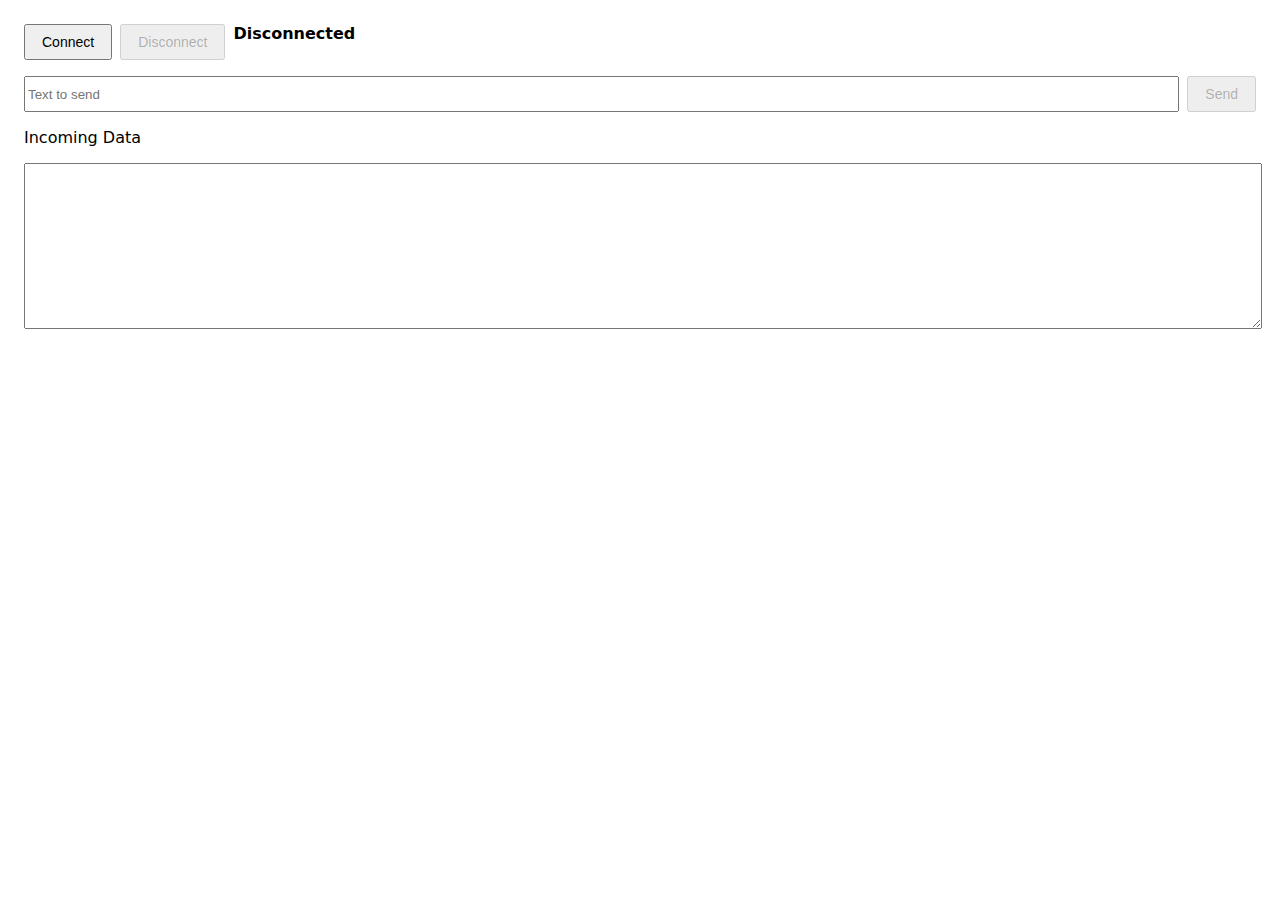
<file: docs/demo.html>
<!DOCTYPE html>
<html lang="en">

<head>
  <meta charset="UTF-8" />
  <title>Web Serial Minimal Sample</title>
  <style>
    body {
      font-family: system-ui, -apple-system, BlinkMacSystemFont, 'Segoe UI', sans-serif;
      margin: 24px;
      display: grid;
      gap: 16px;
    }

    button {
      padding: 8px 16px;
      font-size: 14px;
    }

    textarea {
      width: 100%;
      min-height: 160px;
      font-family: 'JetBrains Mono', 'Fira Code', ui-monospace, SFMono-Regular, monospace;
    }

    .row {
      display: flex;
      gap: 8px;
    }

    .status {
      font-weight: 600;
    }
  </style>
</head>

<body>
  <div class="row">
    <button id="connect">Connect</button>
    <button id="disconnect" disabled>Disconnect</button>
    <span class="status" id="status">Disconnected</span>
  </div>

  <div class="row">
    <input id="outgoing" type="text" placeholder="Text to send" style="flex:1" />
    <button id="send" disabled>Send</button>
  </div>

  <label for="incoming">Incoming Data</label>
  <textarea id="incoming" readonly></textarea>

  <script>
    const connectButton = document.getElementById('connect');
    const disconnectButton = document.getElementById('disconnect');
    const sendButton = document.getElementById('send');
    const outgoingInput = document.getElementById('outgoing');
    const incomingArea = document.getElementById('incoming');
    const statusText = document.getElementById('status');

    let port = null;
    let reader = null;
    let writer = null;
    let readLoopAbortController = null;
    const encoder = new TextEncoder();
    const decoder = new TextDecoder();

    const setStatus = (text) => {
      statusText.textContent = text;
    };

    const appendIncoming = (text) => {
      incomingArea.value += text + '\n';
      incomingArea.scrollTop = incomingArea.scrollHeight;
    };

    const startReadLoop = async () => {
      if (!port?.readable) {
        return;
      }
      readLoopAbortController = new AbortController();
      const signal = readLoopAbortController.signal;
      reader = port.readable.getReader();
      try {
        while (true) {
          const { value, done } = await reader.read();
          if (done) {
            break;
          }
          if (value) {
            appendIncoming(decoder.decode(value));
          }
          if (signal.aborted) {
            break;
          }
        }
      } catch (error) {
        appendIncoming(`[ERROR] ${error.message}`);
      } finally {
        if (reader) {
          reader.releaseLock();
          reader = null;
        }
      }
    };

    const stopReadLoop = async () => {
      if (readLoopAbortController) {
        readLoopAbortController.abort();
        readLoopAbortController = null;
      }
      const currentReader = reader;
      reader = null;
      if (currentReader) {
        currentReader
          .cancel()
          .catch((error) => console.warn('Reader cancel error:', error));
        try {
          currentReader.releaseLock();
        } catch (error) {
          console.warn('Reader release error:', error);
        }
      }
    };

    const closePort = async () => {
      await stopReadLoop();
      if (writer) {
        try {
          await writer.close();
        } catch (error) {
          /* ignore */
        }
        writer.releaseLock();
        writer = null;
      }
      if (port) {
        if (typeof port.setSignals === 'function') {
          try {
            await port.setSignals({ dataTerminalReady: false, requestToSend: false });
          } catch (error) {
            console.warn('setSignals error:', error);
          }
        }
        port
          .close()
          .then(() => console.info('Serial port closed.'))
          .catch((error) => console.warn('Port close error:', error));
        port = null;
      }
    };

    connectButton.addEventListener('click', async () => {
      if (!('serial' in navigator)) {
        alert('This browser does not support the Web Serial API.');
        return;
      }
      try {
        port = await navigator.serial.requestPort();
        await port.open({ baudRate: 115200 });
        if (port.writable) {
          writer = port.writable.getWriter();
        }
        setStatus('Connected');
        connectButton.disabled = true;
        disconnectButton.disabled = false;
        sendButton.disabled = false;
        startReadLoop();
      } catch (error) {
        setStatus(`Connection failed: ${error.message}`);
        port = null;
      }
    });

    disconnectButton.addEventListener('click', async () => {
      connectButton.disabled = false;
      disconnectButton.disabled = true;
      sendButton.disabled = true;
      setStatus('Disconnecting...');
      await closePort();
      setStatus('Disconnected');
    });

    sendButton.addEventListener('click', async () => {
      if (!writer) {
        alert('Not connected.');
        return;
      }
      const text = outgoingInput.value;
      if (!text) {
        return;
      }
      try {
        await writer.write(encoder.encode(text + '\n'));
      } catch (error) {
        appendIncoming(`[SEND ERROR] ${error.message}`);
      }
    });

    window.addEventListener('beforeunload', async () => {
      await closePort();
    });
  </script>
</body>

</html>
</file>
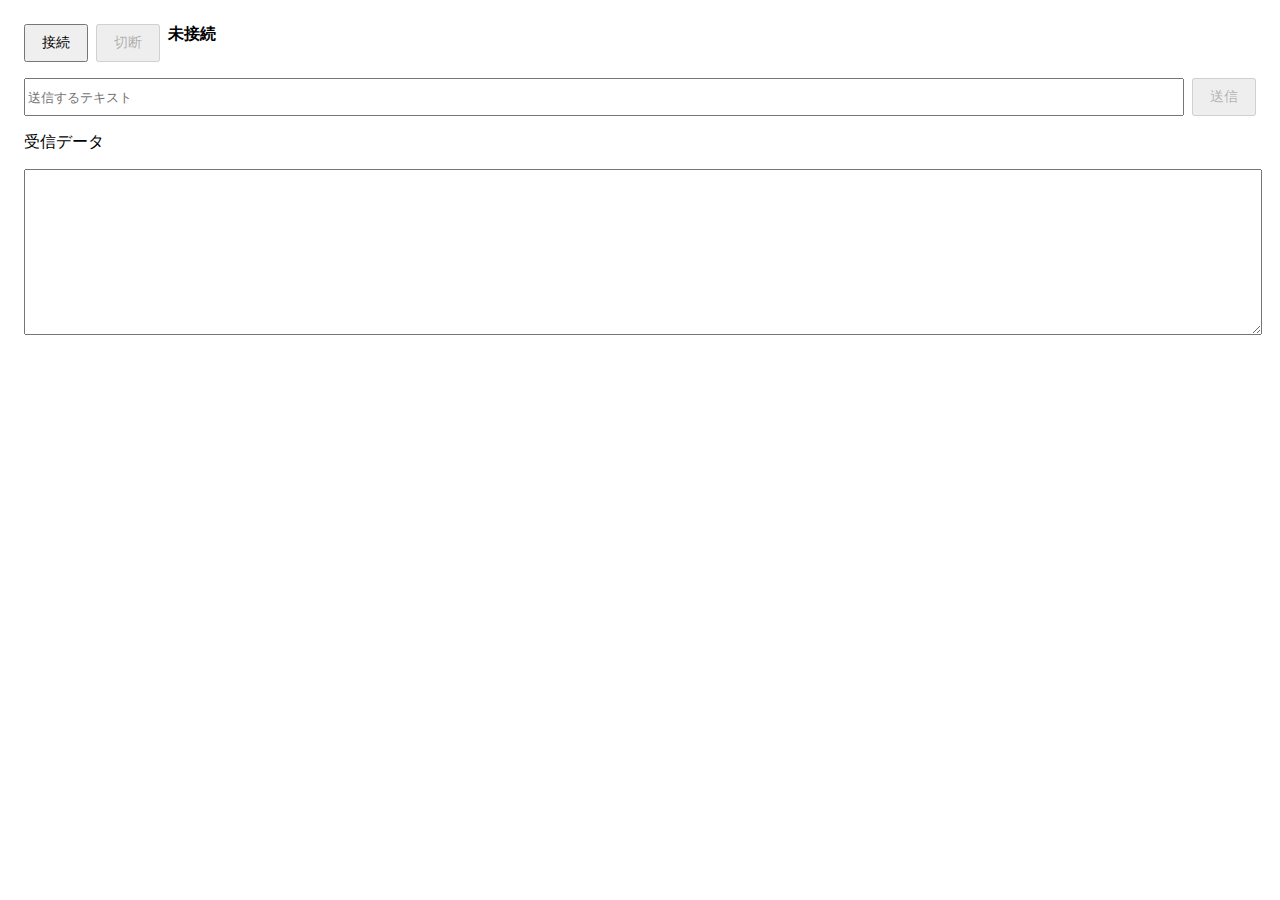
<file: docs/webserial-sample.html>
<!DOCTYPE html>
<html lang="ja">
  <head>
    <meta charset="UTF-8" />
    <title>Web Serial Minimal Sample</title>
    <style>
      body {
        font-family: system-ui, -apple-system, BlinkMacSystemFont, 'Segoe UI', sans-serif;
        margin: 24px;
        display: grid;
        gap: 16px;
      }
      button {
        padding: 8px 16px;
        font-size: 14px;
      }
      textarea {
        width: 100%;
        min-height: 160px;
        font-family: 'JetBrains Mono', 'Fira Code', ui-monospace, SFMono-Regular, monospace;
      }
      .row {
        display: flex;
        gap: 8px;
      }
      .status {
        font-weight: 600;
      }
    </style>
  </head>
  <body>
    <div class="row">
      <button id="connect">接続</button>
      <button id="disconnect" disabled>切断</button>
      <span class="status" id="status">未接続</span>
    </div>

    <div class="row">
      <input id="outgoing" type="text" placeholder="送信するテキスト" style="flex:1" />
      <button id="send" disabled>送信</button>
    </div>

    <label for="incoming">受信データ</label>
    <textarea id="incoming" readonly></textarea>

    <script>
      const connectButton = document.getElementById('connect');
      const disconnectButton = document.getElementById('disconnect');
      const sendButton = document.getElementById('send');
      const outgoingInput = document.getElementById('outgoing');
      const incomingArea = document.getElementById('incoming');
      const statusText = document.getElementById('status');

      let port = null;
      let reader = null;
      let writer = null;
      let readLoopAbortController = null;
      const encoder = new TextEncoder();
      const decoder = new TextDecoder();

      const setStatus = (text) => {
        statusText.textContent = text;
      };

      const appendIncoming = (text) => {
        incomingArea.value += text + '\n';
        incomingArea.scrollTop = incomingArea.scrollHeight;
      };

      const startReadLoop = async () => {
        if (!port?.readable) {
          return;
        }
        readLoopAbortController = new AbortController();
        const signal = readLoopAbortController.signal;
        reader = port.readable.getReader();
        try {
          while (true) {
            const { value, done } = await reader.read();
            if (done) {
              break;
            }
            if (value) {
              appendIncoming(decoder.decode(value));
            }
            if (signal.aborted) {
              break;
            }
          }
        } catch (error) {
          appendIncoming(`[ERROR] ${error.message}`);
        } finally {
          if (reader) {
            reader.releaseLock();
            reader = null;
          }
        }
      };

      const stopReadLoop = async () => {
        if (readLoopAbortController) {
          readLoopAbortController.abort();
        }
        if (reader) {
          try {
            await reader.cancel();
          } catch (error) {
            /* ignore */
          }
          reader.releaseLock();
          reader = null;
        }
      };

      const closePort = async () => {
        await stopReadLoop();
        if (writer) {
          try {
            await writer.close();
          } catch (error) {
            /* ignore */
          }
          writer.releaseLock();
          writer = null;
        }
        if (port) {
          try {
            if (typeof port.setSignals === 'function') {
              await port.setSignals({ dataTerminalReady: false, requestToSend: false });
            }
          } catch (error) {
            /* ignore */
          }
          try {
            await port.close();
          } catch (error) {
            /* ignore */
          }
          port = null;
        }
      };

      connectButton.addEventListener('click', async () => {
        if (!('serial' in navigator)) {
          alert('このブラウザは Web Serial API に対応していません。');
          return;
        }
        try {
          port = await navigator.serial.requestPort();
          await port.open({ baudRate: 115200 });
          if (port.writable) {
            writer = port.writable.getWriter();
          }
          setStatus('接続済み');
          connectButton.disabled = true;
          disconnectButton.disabled = false;
          sendButton.disabled = false;
          startReadLoop();
        } catch (error) {
          setStatus(`接続失敗: ${error.message}`);
          port = null;
        }
      });

      disconnectButton.addEventListener('click', async () => {
        connectButton.disabled = false;
        disconnectButton.disabled = true;
        sendButton.disabled = true;
        setStatus('切断処理中');
        await closePort();
        setStatus('未接続');
      });

      sendButton.addEventListener('click', async () => {
        if (!writer) {
          alert('接続されていません。');
          return;
        }
        const text = outgoingInput.value;
        if (!text) {
          return;
        }
        try {
          await writer.write(encoder.encode(text + '\n'));
        } catch (error) {
          appendIncoming(`[SEND ERROR] ${error.message}`);
        }
      });

      window.addEventListener('beforeunload', async () => {
        await closePort();
      });
    </script>
  </body>
</html>
</file>
<file: docs/styles.css>
:root {
  color-scheme: light;
  font-family: 'Inter', system-ui, -apple-system, BlinkMacSystemFont, 'Segoe UI',
    sans-serif;
  line-height: 1.5;
  font-weight: 400;
  --color-bg: #f5f7fb;
  --color-surface: #ffffff;
  --color-border: #d9dfe7;
  --color-text: #1f2937;
  --color-muted: #6b7280;
  --color-accent: #2563eb;
  --color-accent-soft: rgba(37, 99, 235, 0.1);
  --color-danger: #dc2626;
  --radius-md: 12px;
  --radius-sm: 8px;
  --shadow-sm: 0 4px 12px rgba(17, 24, 39, 0.08);
}

*,
*::before,
*::after {
  box-sizing: border-box;
}

body {
  margin: 0;
  background: var(--color-bg);
  color: var(--color-text);
}

h1,
h2,
h3 {
  margin: 0;
  font-weight: 600;
  color: var(--color-text);
}

p {
  margin: 0;
  color: var(--color-muted);
}

[hidden] {
  display: none !important;
}

.page {
  min-height: 100vh;
  display: flex;
  flex-direction: column;
}

.topbar {
  display: flex;
  flex-wrap: wrap;
  align-items: center;
  justify-content: space-between;
  gap: 24px;
  padding: 32px clamp(24px, 5vw, 48px) 24px;
  background: linear-gradient(135deg, #eef2ff 0%, #f8fafc 100%);
  border-bottom: 1px solid var(--color-border);
}

.app-title h1 {
  font-size: clamp(24px, 4vw, 32px);
}

.app-title p {
  margin-top: 6px;
}

.connection-panel {
  display: flex;
  align-items: center;
  gap: 16px;
}

.status-pill {
  display: inline-flex;
  align-items: center;
  gap: 8px;
  padding: 6px 12px;
  border-radius: 999px;
  font-size: 14px;
  border: 1px solid transparent;
  color: var(--color-muted);
}

.status-pill--disconnected {
  background: #fef2f2;
  border-color: rgba(220, 38, 38, 0.25);
  color: #b91c1c;
}

.status-pill--connecting {
  background: #fefce8;
  border-color: rgba(250, 204, 21, 0.35);
  color: #b45309;
}

.status-pill--disconnecting {
  background: #f0f9ff;
  border-color: rgba(56, 189, 248, 0.35);
  color: #0369a1;
}

.status-pill--connected {
  background: #ecfdf3;
  border-color: rgba(34, 197, 94, 0.35);
  color: #15803d;
}

.status-pill .status-indicator {
  width: 8px;
  height: 8px;
  background: currentColor;
  border-radius: 50%;
}

.connection-actions {
  display: flex;
  gap: 8px;
}

.language-switcher {
  display: flex;
  flex-direction: column;
  gap: 4px;
}

.language-switcher label {
  font-size: 12px;
  color: var(--color-muted);
}

.language-switcher select {
  min-width: 140px;
  padding: 6px 12px;
  border-radius: var(--radius-sm);
  border: 1px solid var(--color-border);
  background: var(--color-surface);
  color: inherit;
}

.main-layout {
  flex: 1;
  display: grid;
  grid-template-columns: minmax(220px, 280px) 1fr;
  gap: 32px;
  padding: 32px clamp(24px, 5vw, 48px) 64px;
}

.side-panel {
  background: var(--color-surface);
  padding: 24px;
  border-radius: var(--radius-md);
  box-shadow: var(--shadow-sm);
  display: flex;
  flex-direction: column;
  gap: 16px;
}

.side-panel h2 {
  font-size: 18px;
}

.tab-list {
  list-style: none;
  margin: 0;
  padding: 0;
  display: flex;
  flex-direction: column;
  gap: 12px;
}

.tab-button {
  width: 100%;
  text-align: left;
  border: 1px solid var(--color-border);
  border-radius: var(--radius-sm);
  background: transparent;
  padding: 14px 16px;
  color: var(--color-text);
  cursor: pointer;
  display: flex;
  flex-direction: column;
  align-items: flex-start;
  gap: 4px;
  transition: border-color 0.2s ease, box-shadow 0.2s ease, transform 0.2s ease;
}

.tab-button .tab-label {
  font-weight: 600;
}

.tab-button .tab-desc {
  font-size: 13px;
  color: var(--color-muted);
}

.tab-button:hover {
  border-color: rgba(37, 99, 235, 0.5);
  transform: translateX(2px);
}

.tab-button.is-active {
  border-color: var(--color-accent);
  box-shadow: 0 0 0 2px var(--color-accent-soft);
  background: var(--color-accent-soft);
}

.tab-list li.is-hidden {
  display: none !important;
}

.tab-button.is-hidden {
  display: none !important;
}

.content-panel {
  display: flex;
  flex-direction: column;
  gap: 24px;
}

.tab-content {
  display: none;
  flex-direction: column;
  gap: 24px;
}

.tab-content.is-active {
  display: flex;
}

.tab-content.is-hidden {
  display: none !important;
}

.tab-header h2 {
  font-size: 24px;
}

.tab-header p {
  margin-top: 8px;
  /* max-width: 640px; */
}

.card-grid {
  display: grid;
  grid-template-columns: repeat(auto-fit, minmax(260px, 1fr));
  gap: 24px;
}

.command-layout {
  display: flex;
  flex-direction: column;
  gap: 20px;
}

.command-tablist {
  display: flex;
  flex-wrap: wrap;
  gap: 8px;
  background: var(--color-surface);
  padding: 10px;
  border-radius: var(--radius-md);
  border: 1px solid rgba(17, 24, 39, 0.05);
  box-shadow: var(--shadow-sm);
  overflow-x: auto;
}

.command-tab {
  border: 0;
  border-radius: 999px;
  padding: 8px 16px;
  font-weight: 600;
  font-size: 14px;
  background: #e5edff;
  color: var(--color-accent);
  cursor: pointer;
  transition: transform 0.2s ease, box-shadow 0.2s ease, background 0.2s ease;
  white-space: nowrap;
}

.command-tab:hover {
  transform: translateY(-1px);
  box-shadow: 0 8px 20px rgba(37, 99, 235, 0.12);
}

.command-tab.is-active {
  background: var(--color-accent);
  color: white;
  box-shadow: 0 10px 24px rgba(37, 99, 235, 0.25);
}

.card {
  background: var(--color-surface);
  border-radius: var(--radius-md);
  padding: 20px;
  border: 1px solid rgba(17, 24, 39, 0.05);
  box-shadow: var(--shadow-sm);
  display: flex;
  flex-direction: column;
  gap: 16px;
  min-height: 200px;
}

.card.command-panel {
  display: none;
}

.card.command-panel.is-active {
  display: flex;
}

.storage-layout {
  display: grid;
  grid-template-columns: repeat(auto-fit, minmax(300px, 1fr));
  gap: 24px;
}

.storage-actions {
  display: flex;
  flex-direction: column;
  gap: 8px;
  margin-bottom: 12px;
}

.storage-actions select {
  max-width: 240px;
}

.storage-actions small {
  font-size: 12px;
  color: var(--color-muted);
}

.filesystem-layout {
  display: grid;
  grid-template-columns: repeat(auto-fit, minmax(320px, 1fr));
  gap: 24px;
}

.config-actions {
  display: flex;
  gap: 16px;
  flex-wrap: wrap;
  align-items: center;
  margin-bottom: 16px;
}

.config-table-wrapper {
  margin-top: 8px;
}

.config-table {
  width: 100%;
  border: 1px solid var(--color-border);
  border-radius: var(--radius-sm);
  background: #ffffff;
  overflow: hidden;
}

.config-row {
  display: grid;
  grid-template-columns: minmax(150px, 1fr) minmax(200px, 1.2fr) minmax(220px, 1.6fr) minmax(160px, 1fr);
  gap: 16px;
  padding: 12px 16px;
  border-top: 1px solid var(--color-border);
  align-items: flex-start;
}

.config-row.config-header {
  background: #f3f4f6;
  border-top: none;
  font-weight: 600;
  color: var(--color-muted);
}

.config-row.config-header .config-cell {
  flex-direction: row;
  align-items: center;
}

.config-cell {
  display: flex;
  flex-direction: column;
  gap: 6px;
  font-size: 14px;
}

.config-name {
  font-weight: 600;
  word-break: break-all;
}

.config-status {
  display: inline-flex;
  align-items: center;
  gap: 4px;
  padding: 2px 8px;
  border-radius: 999px;
  font-size: 11px;
  font-weight: 600;
  letter-spacing: 0.2px;
  text-transform: uppercase;
}

.config-status--stored {
  background: var(--color-accent);
  color: #ffffff;
}

.config-status--default {
  background: var(--color-border);
  color: var(--color-muted);
}

.config-input {
  width: 100%;
  border: 1px solid var(--color-border);
  border-radius: var(--radius-sm);
  padding: 8px 12px;
  font-size: 14px;
  font-family: inherit;
}

.config-input:disabled {
  background: #f3f4f6;
  color: var(--color-muted);
}

.config-default-hint {
  font-size: 12px;
  color: var(--color-muted);
}

.config-description-text {
  font-size: 13px;
  line-height: 1.5;
  color: var(--color-text);
}

.config-description-text--empty {
  color: var(--color-muted);
  font-style: italic;
}

.config-description-lang {
  font-size: 11px;
  color: var(--color-muted);
  letter-spacing: 0.5px;
}

.config-cell--actions {
  display: flex;
  gap: 8px;
  flex-wrap: wrap;
}

.config-cell--actions .btn {
  font-size: 13px;
  padding: 8px 14px;
}

.config-empty {
  margin-top: 16px;
  font-size: 14px;
  color: var(--color-muted);
}

@media (max-width: 960px) {
  .config-row {
    grid-template-columns: 1fr;
  }

  .config-cell--actions {
    justify-content: flex-start;
  }
}

.fs-card {
  display: flex;
  flex-direction: column;
  gap: 16px;
}

.fs-list-header {
  background: #f8fafc;
  border: 1px solid var(--color-border);
  border-radius: var(--radius-sm);
  padding: 12px 16px;
}

.fs-steps {
  margin: 8px 0 0;
  padding-left: 20px;
  color: var(--color-muted);
  font-size: 13px;
  line-height: 1.6;
}

.fs-tree {
  border: 1px solid var(--color-border);
  border-radius: var(--radius-sm);
  background: white;
  padding: 12px;
  min-height: 180px;
  overflow: auto;
}

.fs-empty {
  margin: 0;
  color: var(--color-muted);
  font-size: 14px;
}

.fs-tree-list {
  list-style: none;
  margin: 0;
  padding-left: 0;
}

.fs-tree-item {
  margin: 2px 0;
}

.fs-node {
  width: 100%;
  border: 0;
  background: transparent;
  padding: 6px 10px;
  border-radius: var(--radius-sm);
  cursor: pointer;
  text-align: left;
  display: flex;
  align-items: center;
  gap: 8px;
  font-size: 14px;
  color: var(--color-text);
}

.fs-node:hover {
  background: var(--color-accent-soft);
}

.fs-node.is-active {
  background: var(--color-accent);
  color: white;
}

.fs-tree-item.is-dir>.fs-node::before {
  content: '📁';
  font-size: 14px;
}

.fs-tree-item.is-file>.fs-node::before {
  content: '📄';
  font-size: 14px;
}

.fs-tree-item.is-dir>ul {
  margin-left: 16px;
  border-left: 1px dashed var(--color-border);
  padding-left: 12px;
}

.fs-detail-section {
  border-top: 1px solid var(--color-border);
  padding-top: 12px;
  margin-top: 12px;
  display: flex;
  flex-direction: column;
  gap: 8px;
}

.fs-detail-section:first-of-type {
  border-top: 0;
  padding-top: 0;
  margin-top: 0;
}

.fs-preview {
  display: flex;
  flex-direction: column;
  gap: 12px;
}

.fs-preview-text {
  margin: 0;
}

.fs-preview-image {
  align-self: flex-start;
  max-width: 100%;
  height: auto;
  border-radius: var(--radius-sm);
  border: 1px solid var(--color-border);
  background: white;
}

.fs-b64write-uploader {
  display: flex;
  flex-direction: column;
  gap: 12px;
}

.fs-b64write-dropzone {
  border: 2px dashed var(--color-border);
  border-radius: var(--radius-sm);
  padding: 16px;
  text-align: center;
  background: rgba(255, 255, 255, 0.7);
  transition: border-color 0.2s ease, background-color 0.2s ease, opacity 0.2s ease;
}

.fs-b64write-dropzone p {
  margin: 0;
}

.fs-b64write-dropzone.is-active {
  border-color: var(--color-accent);
  background: rgba(37, 99, 235, 0.08);
}

.fs-b64write-dropzone.is-disabled {
  opacity: 0.6;
  pointer-events: none;
}

.fs-b64write-dropzone:focus-visible {
  outline: none;
  border-color: var(--color-accent);
  box-shadow: 0 0 0 2px var(--color-accent-soft);
}

.fs-b64write-filename {
  margin-top: 8px;
  font-size: 13px;
  color: var(--color-muted);
  word-break: break-word;
}

.fs-b64write-upload-actions {
  display: flex;
  justify-content: flex-end;
}

.fs-selected-path {
  font-family: 'JetBrains Mono', 'Fira Code', ui-monospace, SFMono-Regular,
    Menlo, Monaco, Consolas, 'Liberation Mono', 'Courier New', monospace;
  font-size: 14px;
  margin: 0;
}

.fs-hint {
  margin: 0;
  font-size: 13px;
  color: var(--color-muted);
}

.fs-hint--warning {
  background: #fef3c7;
  color: #b45309;
  border-radius: var(--radius-sm);
  padding: 10px 12px;
}

.result-section {
  display: flex;
  flex-direction: column;
  gap: 12px;
  padding: 12px;
  border-radius: var(--radius-sm);
  border: 1px solid var(--color-border);
  background: #f8fafc;
}

.result-header {
  display: flex;
  justify-content: space-between;
  align-items: center;
  font-size: 13px;
  color: var(--color-muted);
}

.result-header-info {
  display: flex;
  align-items: baseline;
  gap: 8px;
}

.result-title {
  font-weight: 600;
  color: var(--color-text);
}

.result-raw {
  margin: 0;
  padding: 12px;
  background: rgba(15, 23, 42, 0.95);
  color: #f8fafc;
  border-radius: var(--radius-sm);
  font-family: 'JetBrains Mono', 'Fira Code', ui-monospace, SFMono-Regular,
    Menlo, Monaco, Consolas, 'Liberation Mono', 'Courier New', monospace;
  font-size: 13px;
  line-height: 1.6;
  white-space: pre-wrap;
  overflow: auto;
}

.kv-table {
  width: 100%;
  border-collapse: collapse;
  font-size: 13px;
  background: white;
  border: 1px solid var(--color-border);
  border-radius: var(--radius-sm);
  overflow: hidden;
}

.kv-table tr:nth-child(even) {
  background: #f3f4f6;
}

.kv-table th,
.kv-table td {
  padding: 8px 12px;
  text-align: left;
}

.kv-table th {
  width: 40%;
  font-weight: 600;
  color: var(--color-muted);
}

.card h3 {
  font-size: 18px;
}

.card p {
  font-size: 15px;
}

.card-actions {
  margin-top: auto;
  display: flex;
  gap: 12px;
  flex-wrap: wrap;
}

.btn {
  border: 0;
  border-radius: 999px;
  padding: 10px 18px;
  font-weight: 600;
  font-size: 14px;
  cursor: pointer;
  opacity: 1;
  transition: transform 0.2s ease, opacity 0.2s ease, background 0.2s ease, color 0.2s ease;
}

.btn[disabled] {
  cursor: not-allowed;
  opacity: 0.6;
}

.btn.btn--inactive {
  cursor: not-allowed;
  opacity: 0.6;
}

.btn-primary {
  color: white;
  background: var(--color-accent);
}

.btn.btn-state-connecting {
  background: #facc15;
  color: #1f2937;
}

.btn.btn-state-disconnecting {
  background: #38bdf8;
  color: #082f49;
}

.btn.btn-state-connected {
  background: #22c55e;
  color: #052e16;
}

.btn.btn-state-idle {
  background: var(--color-accent);
  color: white;
}

.btn.btn-state-unsupported {
  background: #d1d5db;
  color: #111827;
}

.btn-outline {
  color: var(--color-accent);
  background: white;
  border: 1px solid var(--color-accent);
}

.btn-secondary {
  color: var(--color-muted);
  background: #e5e7eb;
}

.btn-danger {
  color: white;
  background: var(--color-danger);
}

.form-field {
  display: flex;
  flex-direction: column;
  gap: 6px;
}

.form-field label {
  font-size: 13px;
  font-weight: 600;
  color: var(--color-muted);
}

.form-field select,
.form-field input[type='range'],
.form-field input[type='text'],
.form-field input[type='number'],
.form-field textarea {
  padding: 10px 12px;
  border-radius: var(--radius-sm);
  border: 1px solid var(--color-border);
  background: #f8fafc;
  font-size: 14px;
  color: var(--color-muted);
  resize: vertical;
}

.dual-field {
  display: grid;
  grid-template-columns: repeat(2, minmax(0, 1fr));
  gap: 16px;
}

.chip-row {
  display: flex;
  flex-wrap: wrap;
  gap: 8px;
}

.chip {
  background: var(--color-accent-soft);
  color: var(--color-accent);
  padding: 6px 12px;
  border-radius: 999px;
  font-size: 13px;
  font-weight: 600;
}

.command-list {
  margin: 0;
  padding-left: 20px;
  color: var(--color-muted);
}

.placeholder-chart {
  border: 1px dashed var(--color-border);
  border-radius: var(--radius-md);
  padding: 40px;
  display: flex;
  align-items: center;
  justify-content: center;
  color: var(--color-muted);
  background: repeating-linear-gradient(45deg,
      rgba(37, 99, 235, 0.04),
      rgba(37, 99, 235, 0.04) 10px,
      rgba(37, 99, 235, 0.08) 10px,
      rgba(37, 99, 235, 0.08) 20px);
}

.data-table {
  width: 100%;
  border-collapse: collapse;
  font-size: 14px;
}

.data-table th,
.data-table td {
  padding: 8px 12px;
  border-bottom: 1px solid var(--color-border);
  text-align: left;
}

.data-table tr.is-mounted {
  background: var(--color-accent-soft);
}

.console-area {
  border-radius: var(--radius-sm);
  border: 1px solid var(--color-border);
  padding: 16px;
  min-height: 140px;
  background: #0f172a;
  color: #f8fafc;
  font-family: 'JetBrains Mono', 'Fira Code', ui-monospace, SFMono-Regular,
    Menlo, Monaco, Consolas, 'Liberation Mono', 'Courier New', monospace;
  display: flex;
  align-items: center;
  justify-content: center;
  text-align: center;
}

.console-area .console-output {
  width: 100%;
  text-align: left;
  white-space: pre-wrap;
  margin: 0;
  background: transparent;
  color: inherit;
}

.console-area--light {
  background: #f1f5f9;
  color: var(--color-muted);
  border-style: dashed;
}

.console-area--log {
  flex-direction: column;
  justify-content: flex-start;
  align-items: flex-start;
  text-align: left;
  white-space: pre-wrap;
  overflow-y: auto;
  gap: 8px;
  font-size: 13px;
  line-height: 1.5;
}

.console-area--log .log-entry {
  width: 100%;
}

.console-area--log .log-entry--tx {
  color: #38bdf8;
}

.console-area--log .log-entry--rx {
  color: #f8fafc;
}

.console-area--log .log-entry--info {
  color: #cbd5f5;
}

.console-area--log .log-entry--error {
  color: #fca5a5;
}

.file-input-label {
  display: inline-flex;
  padding: 12px 16px;
  border-radius: var(--radius-sm);
  border: 1px dashed var(--color-border);
  background: #f8fafc;
  color: var(--color-muted);
  cursor: not-allowed;
}

.file-input-label input {
  display: none;
}

.footer {
  padding: 24px clamp(24px, 5vw, 48px);
  border-top: 1px solid var(--color-border);
  display: flex;
  flex-wrap: wrap;
  align-items: center;
  justify-content: space-between;
  gap: 16px;
  color: var(--color-muted);
}

.footer strong {
  color: var(--color-text);
}

.footer-links {
  display: flex;
  gap: 16px;
}

.footer-links a {
  color: var(--color-accent);
  text-decoration: none;
  font-weight: 600;
}

@media (max-width: 960px) {
  .main-layout {
    grid-template-columns: 1fr;
  }

  .side-panel {
    position: sticky;
    top: 0;
    z-index: 1;
  }
}

@media (max-width: 640px) {
  .topbar {
    padding: 24px 20px 16px;
  }

  .main-layout {
    padding: 24px 20px 48px;
    gap: 24px;
  }

  .card-grid {
    grid-template-columns: 1fr;
  }
}
</file>
